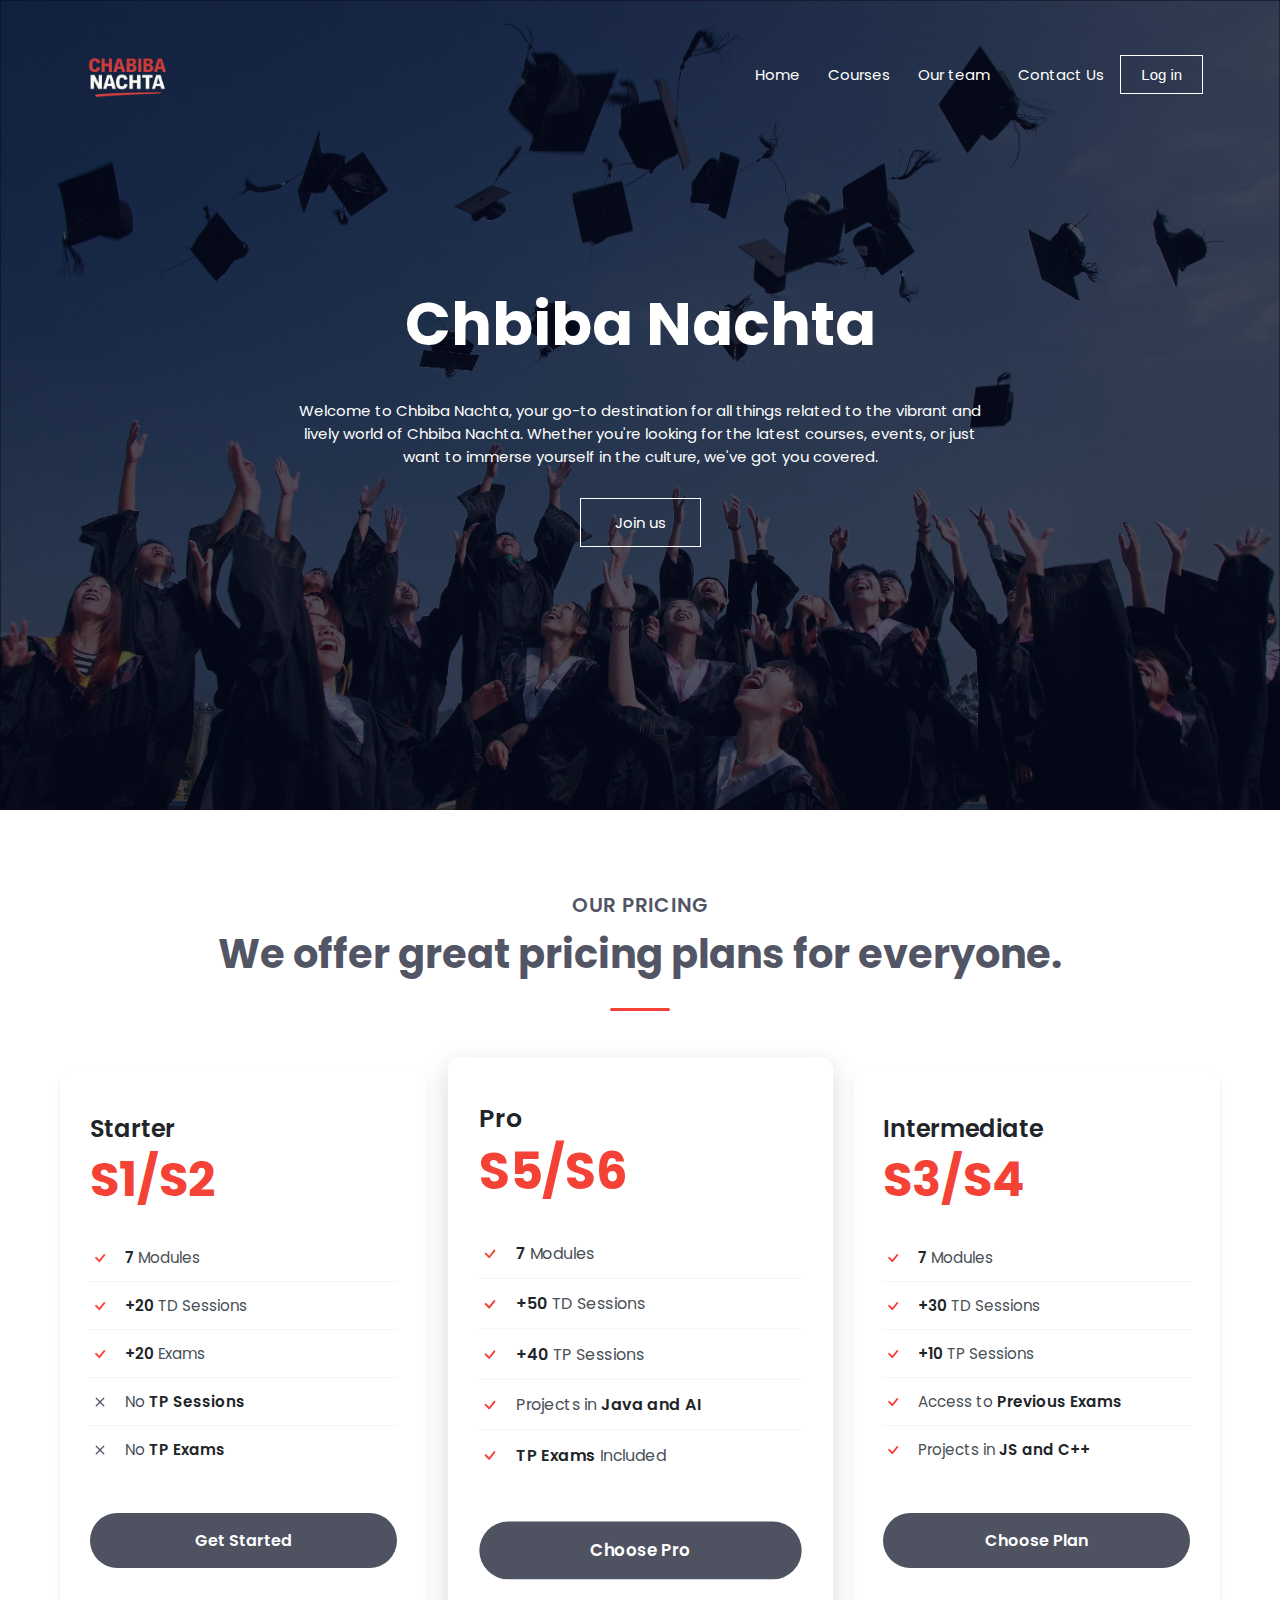
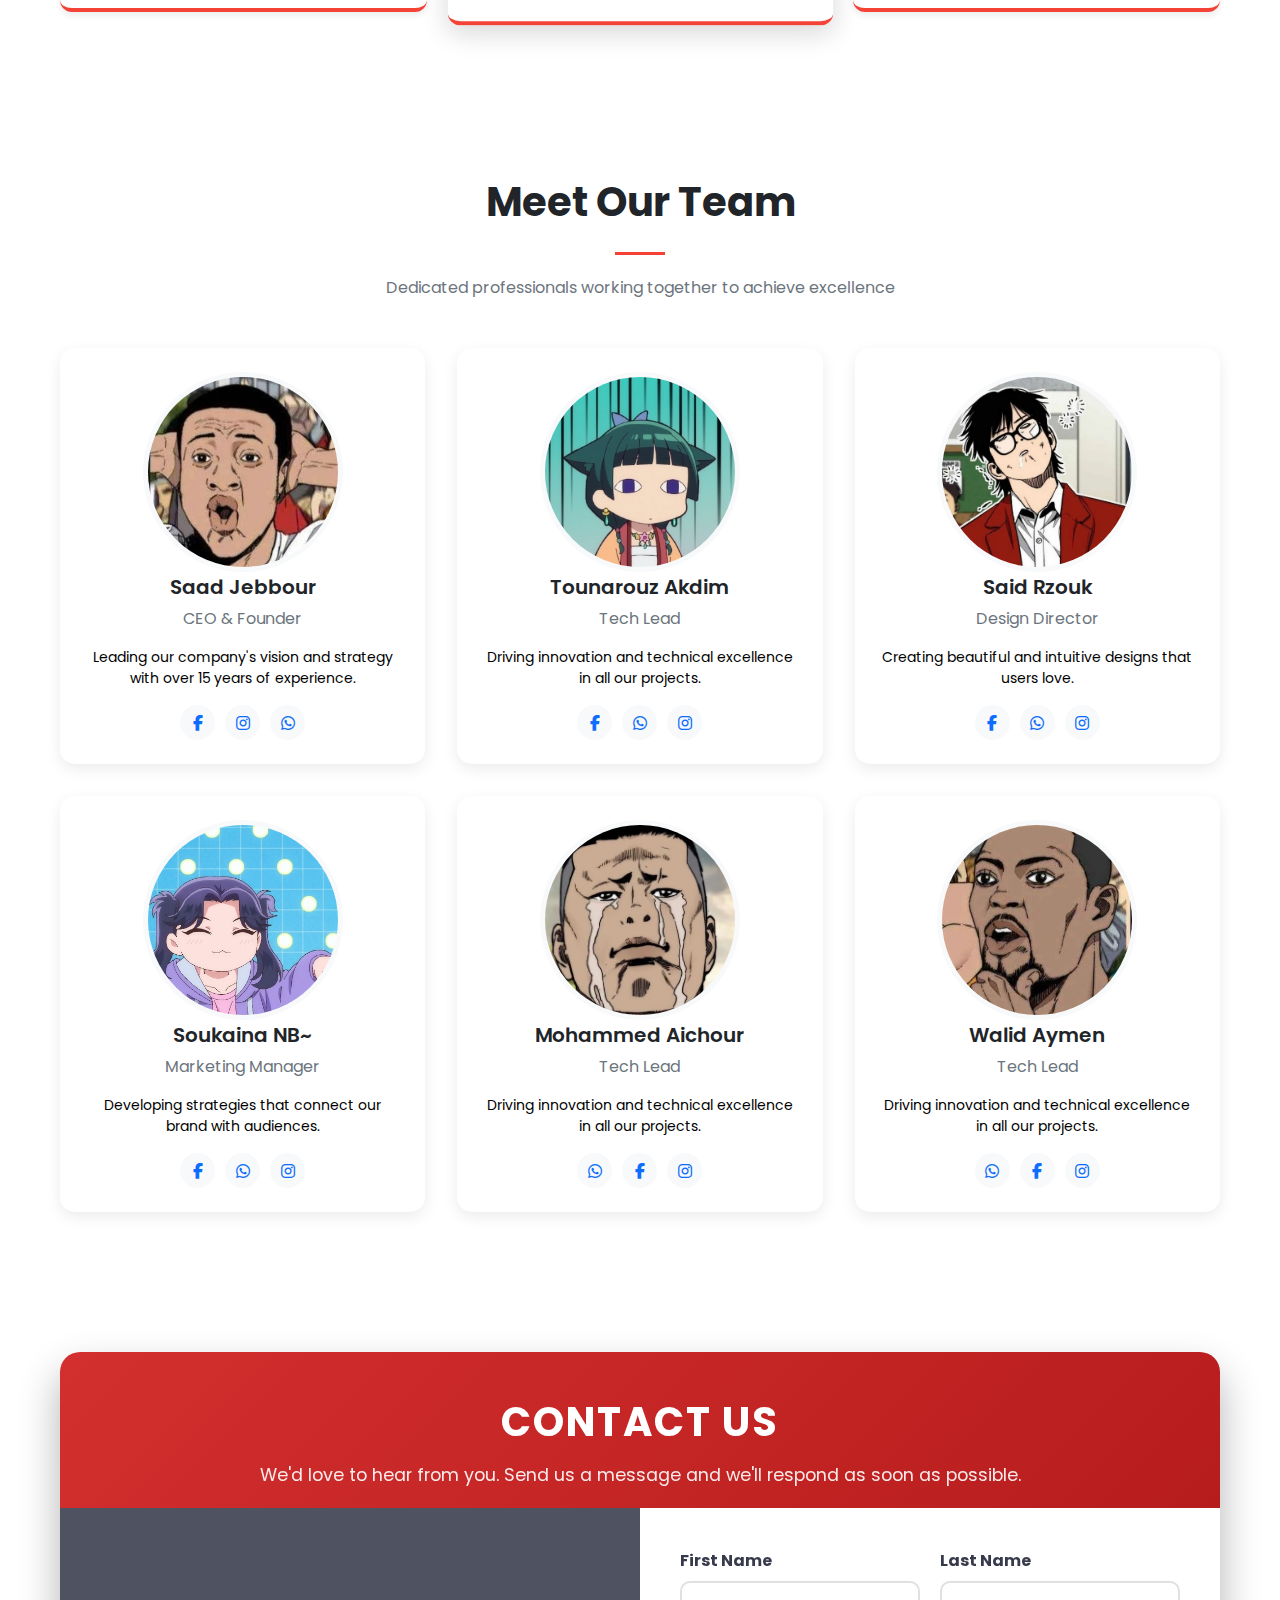
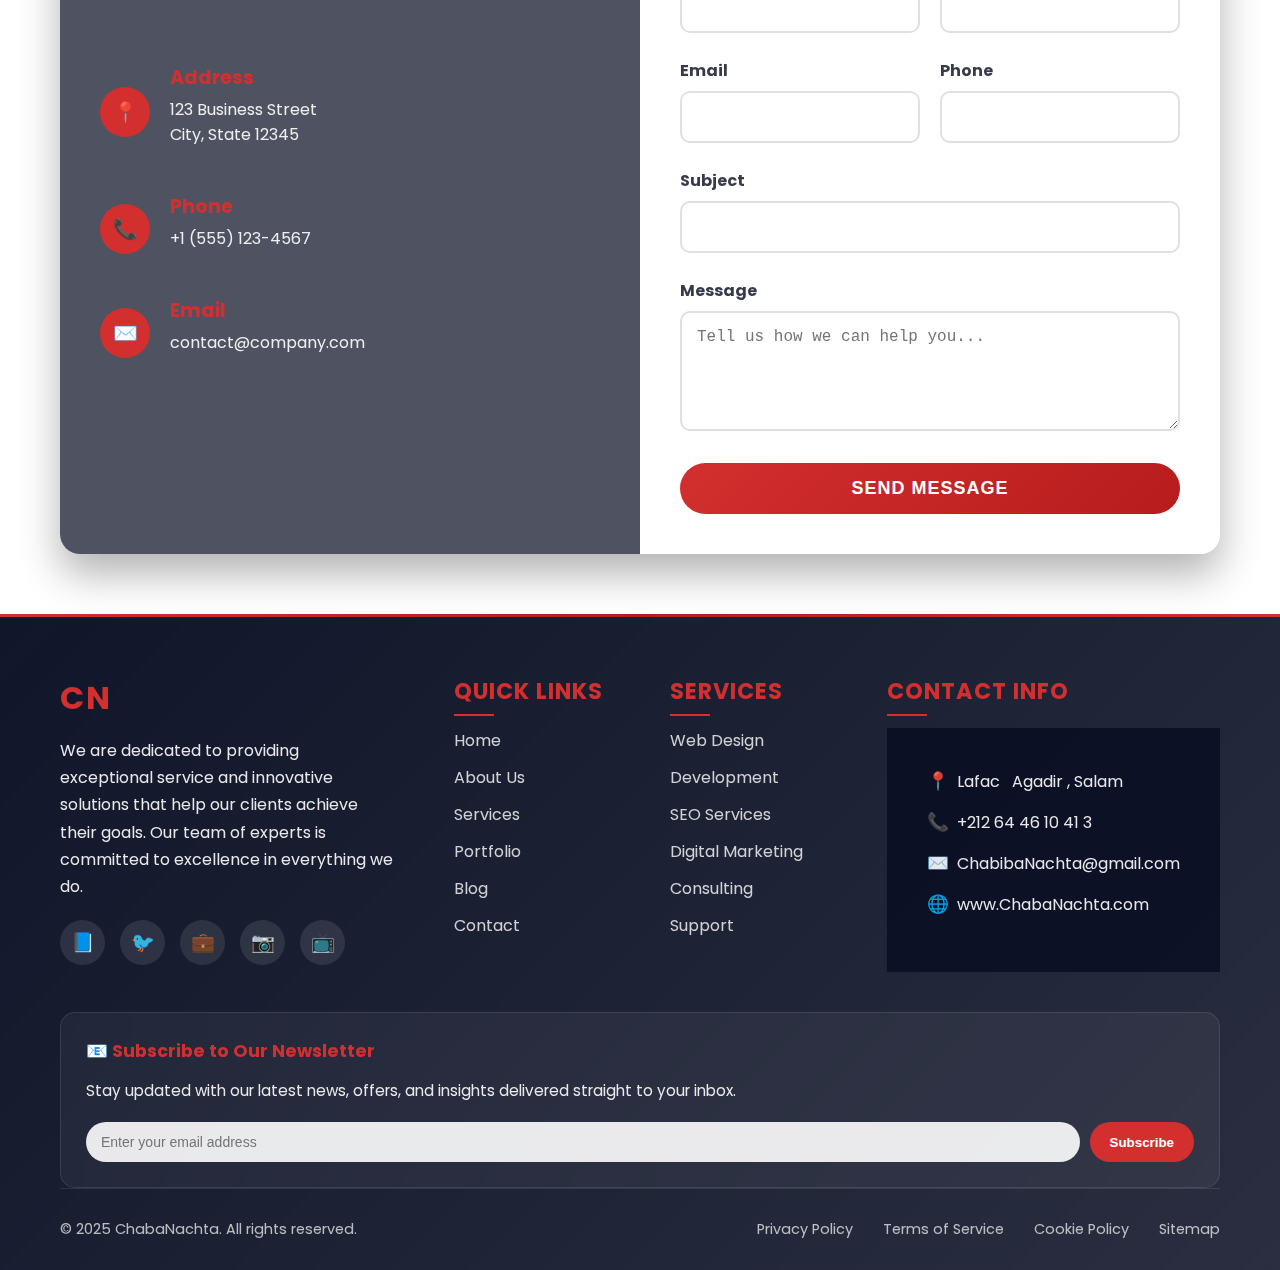
<file: index.html>
<!DOCTYPE html>
<html lang="en">
<head>
	<meta charset="UTF-8">
	<meta name="viewport" content="width=device-width, initial-scale=1.0">
	<link rel="stylesheet" href="style.css">
	<link href="https://cdn.jsdelivr.net/npm/bootstrap@5.0.2/dist/css/bootstrap.min.css" rel="stylesheet" integrity="sha384-EVSTQN3/azprG1Anm3QDgpJLIm9Nao0Yz1ztcQTwFspd3yD65VohhpuuCOmLASjC" crossorigin="anonymous">
	<link href="https://cdnjs.cloudflare.com/ajax/libs/font-awesome/6.4.2/css/all.min.css" rel="stylesheet">
	<script src="script.js" defer></script>
	<title>Chbiba Nachta</title>
</head>
<body>
	<div class="header">
		<nav>
		 <img src="images\logo1.png" class="logo"></img>
		 <div class="nav-links" id="navLinks">
		   <i class="fa-solid fa-square-xmark" onclick="hidemenu()"></i>
			<ul>
			 	<li><a href="#">Home</a></li>
			 	<li><a href="#pricing">Courses</a></li>
			 	<li><a href="#team">Our team</a></li>
			 	<li><a href="#contact">Contact Us</a></li>
			 	<a href="login.html"><button class="btn">Log in</button></a>
			 	<i class="ri-user-line nav__login" id="login-btn"></i>
			</ul>
		  </div>
		  <i class="fa-solid fa-bars" onclick="showmenu()"></i>
		</nav>
		<div class="text-box">
			<h1>Chbiba Nachta</h1>
			<p>Welcome to Chbiba Nachta, your go-to destination for all things related to the vibrant and lively world of Chbiba Nachta.
			Whether you're looking for the latest courses, events, or just want to immerse yourself in the culture, we've got you covered.</p>
			<a href="form.html" class="hero-btn">Join us</a>
		</div>
 	</div>

	<!--activities-->
	
	<section class="pricing-section" id="pricing">
        <div class="container">
            <div class="heade">
                <p class="heade-subtitle">Our Pricing</p>
                <h1 class="heade-title">We offer great pricing plans for everyone.</h1>
                <div class="heade-divider"></div>
            </div>

            <div class="pricing-grid">
                <!-- Starter Plan -->
                <div class="pricing-card">
                    <div class="card-body">
                        <h2 class="plan-name">Starter</h2>
                        <div class="plan-price">S1/S2</div>
                        
                        <ul class="features-list">
                            <li class="feature-item">
                                <svg class="feature-icon check" viewBox="0 0 16 16" fill="currentColor">
                                    <path d="M10.97 4.97a.75.75 0 0 1 1.07 1.05l-3.99 4.99a.75.75 0 0 1-1.08.02L4.324 8.384a.75.75 0 1 1 1.06-1.06l2.094 2.093 3.473-4.425a.267.267 0 0 1 .02-.022z"/>
                                </svg>
                                <span class="feature-text"><strong>7</strong> Modules</span>
                            </li>
                            <li class="feature-item">
                                <svg class="feature-icon check" viewBox="0 0 16 16" fill="currentColor">
                                    <path d="M10.97 4.97a.75.75 0 0 1 1.07 1.05l-3.99 4.99a.75.75 0 0 1-1.08.02L4.324 8.384a.75.75 0 1 1 1.06-1.06l2.094 2.093 3.473-4.425a.267.267 0 0 1 .02-.022z"/>
                                </svg>
                                <span class="feature-text"><strong>+20</strong> TD Sessions</span>
                            </li>
                            <li class="feature-item">
                                <svg class="feature-icon check" viewBox="0 0 16 16" fill="currentColor">
                                    <path d="M10.97 4.97a.75.75 0 0 1 1.07 1.05l-3.99 4.99a.75.75 0 0 1-1.08.02L4.324 8.384a.75.75 0 1 1 1.06-1.06l2.094 2.093 3.473-4.425a.267.267 0 0 1 .02-.022z"/>
                                </svg>
                                <span class="feature-text"><strong>+20</strong> Exams</span>
                            </li>
                            <li class="feature-item">
                                <svg class="feature-icon cross" viewBox="0 0 16 16" fill="currentColor">
                                    <path d="M4.646 4.646a.5.5 0 0 1 .708 0L8 7.293l2.646-2.647a.5.5 0 0 1 .708.708L8.707 8l2.647 2.646a.5.5 0 0 1-.708.708L8 8.707l-2.646 2.647a.5.5 0 0 1-.708-.708L7.293 8 4.646 5.354a.5.5 0 0 1 0-.708z"/>
                                </svg>
                                <span class="feature-text">No <strong>TP Sessions</strong></span>
                            </li>
                            <li class="feature-item">
                                <svg class="feature-icon cross" viewBox="0 0 16 16" fill="currentColor">
                                    <path d="M4.646 4.646a.5.5 0 0 1 .708 0L8 7.293l2.646-2.647a.5.5 0 0 1 .708.708L8.707 8l2.647 2.646a.5.5 0 0 1-.708.708L8 8.707l-2.646 2.647a.5.5 0 0 1-.708-.708L7.293 8 4.646 5.354a.5.5 0 0 1 0-.708z"/>
                                </svg>
                                <span class="feature-text no">No <strong>TP Exams</strong></span>
                            </li>
                        </ul>
                        
                        <a href="1st_Year.html" class="cta-button">Get Started</a>
                    </div>
                </div>

                <!-- Pro Plan (Featured) -->
                <div class="pricing-card featured">
                    <div class="card-body">
                        <h2 class="plan-name">Pro</h2>
                        <div class="plan-price">S5/S6</div>
                        
                        <ul class="features-list">
                            <li class="feature-item">
                                <svg class="feature-icon check" viewBox="0 0 16 16" fill="currentColor">
                                    <path d="M10.97 4.97a.75.75 0 0 1 1.07 1.05l-3.99 4.99a.75.75 0 0 1-1.08.02L4.324 8.384a.75.75 0 1 1 1.06-1.06l2.094 2.093 3.473-4.425a.267.267 0 0 1 .02-.022z"/>
                                </svg>
                                <span class="feature-text"><strong>7</strong> Modules</span>
                            </li>
                            <li class="feature-item">
                                <svg class="feature-icon check" viewBox="0 0 16 16" fill="currentColor">
                                    <path d="M10.97 4.97a.75.75 0 0 1 1.07 1.05l-3.99 4.99a.75.75 0 0 1-1.08.02L4.324 8.384a.75.75 0 1 1 1.06-1.06l2.094 2.093 3.473-4.425a.267.267 0 0 1 .02-.022z"/>
                                </svg>
                                <span class="feature-text"><strong>+50</strong> TD Sessions</span>
                            </li>
                            <li class="feature-item">
                                <svg class="feature-icon check" viewBox="0 0 16 16" fill="currentColor">
                                    <path d="M10.97 4.97a.75.75 0 0 1 1.07 1.05l-3.99 4.99a.75.75 0 0 1-1.08.02L4.324 8.384a.75.75 0 1 1 1.06-1.06l2.094 2.093 3.473-4.425a.267.267 0 0 1 .02-.022z"/>
                                </svg>
                                <span class="feature-text"><strong>+40</strong> TP Sessions</span>
                            </li>
                            <li class="feature-item">
                                <svg class="feature-icon check" viewBox="0 0 16 16" fill="currentColor">
                                    <path d="M10.97 4.97a.75.75 0 0 1 1.07 1.05l-3.99 4.99a.75.75 0 0 1-1.08.02L4.324 8.384a.75.75 0 1 1 1.06-1.06l2.094 2.093 3.473-4.425a.267.267 0 0 1 .02-.022z"/>
                                </svg>
                                <span class="feature-text">Projects in <strong>Java and AI</strong></span>
                            </li>
                            <li class="feature-item">
                                <svg class="feature-icon check" viewBox="0 0 16 16" fill="currentColor">
                                    <path d="M10.97 4.97a.75.75 0 0 1 1.07 1.05l-3.99 4.99a.75.75 0 0 1-1.08.02L4.324 8.384a.75.75 0 1 1 1.06-1.06l2.094 2.093 3.473-4.425a.267.267 0 0 1 .02-.022z"/>
                                </svg>
                                <span class="feature-text"><strong>TP Exams</strong> Included</span>
                            </li>
                        </ul>
                        <a href="" class="cta-button">Choose Pro</a>
                    </div>
                </div>

                <!-- Intermediate Plan -->
                <div class="pricing-card">
                    <div class="card-body">
                        <h2 class="plan-name">Intermediate</h2>
                        <div class="plan-price">S3/S4</div>
                        
                        <ul class="features-list">
                            <li class="feature-item">
                                <svg class="feature-icon check" viewBox="0 0 16 16" fill="currentColor">
                                    <path d="M10.97 4.97a.75.75 0 0 1 1.07 1.05l-3.99 4.99a.75.75 0 0 1-1.08.02L4.324 8.384a.75.75 0 1 1 1.06-1.06l2.094 2.093 3.473-4.425a.267.267 0 0 1 .02-.022z"/>
                                </svg>
                                <span class="feature-text"><strong>7</strong> Modules</span>
                            </li>
                            <li class="feature-item">
                                <svg class="feature-icon check" viewBox="0 0 16 16" fill="currentColor">
                                    <path d="M10.97 4.97a.75.75 0 0 1 1.07 1.05l-3.99 4.99a.75.75 0 0 1-1.08.02L4.324 8.384a.75.75 0 1 1 1.06-1.06l2.094 2.093 3.473-4.425a.267.267 0 0 1 .02-.022z"/>
                                </svg>
                                <span class="feature-text"><strong>+30</strong> TD Sessions</span>
                            </li>
                            <li class="feature-item">
                                <svg class="feature-icon check" viewBox="0 0 16 16" fill="currentColor">
                                    <path d="M10.97 4.97a.75.75 0 0 1 1.07 1.05l-3.99 4.99a.75.75 0 0 1-1.08.02L4.324 8.384a.75.75 0 1 1 1.06-1.06l2.094 2.093 3.473-4.425a.267.267 0 0 1 .02-.022z"/>
                                </svg>
                                <span class="feature-text"><strong>+10</strong> TP Sessions</span>
                            </li>
                            <li class="feature-item">
                                <svg class="feature-icon check" viewBox="0 0 16 16" fill="currentColor">
                                    <path d="M10.97 4.97a.75.75 0 0 1 1.07 1.05l-3.99 4.99a.75.75 0 0 1-1.08.02L4.324 8.384a.75.75 0 1 1 1.06-1.06l2.094 2.093 3.473-4.425a.267.267 0 0 1 .02-.022z"/>
                                </svg>
                                <span class="feature-text">Access to <strong>Previous Exams</strong></span>
                            </li>
                            <li class="feature-item">
                                <svg class="feature-icon check" viewBox="0 0 16 16" fill="currentColor">
                                    <path d="M10.97 4.97a.75.75 0 0 1 1.07 1.05l-3.99 4.99a.75.75 0 0 1-1.08.02L4.324 8.384a.75.75 0 1 1 1.06-1.06l2.094 2.093 3.473-4.425a.267.267 0 0 1 .02-.022z"/>
                                </svg>
                                <span class="feature-text">Projects in <strong>JS and C++</strong></span>
                            </li>
                        </ul>
                        
                        <a href="2nd_year.html" class="cta-button">Choose Plan</a>
                    </div>
                </div>
            </div>
        </div>
    </section>
	<!--Our team-->

	<section class="py-5" id="team">
        <div class="container">
            <!-- Section Header -->
            <div class="row text-center mb-5">
                <div class="col-12">
                    <h2 class="section-title">Meet Our Team</h2>
                    <p class="text-muted">Dedicated professionals working together to achieve excellence</p>
                </div>
            </div>

            <!-- Team Members -->
            <div class="team-grid">
                <!-- Team Member 1 -->
                <div class="team-member text-center p-4">
                    <img src="images\wind.jpg" alt="Team Member 1" class="mb-4">
                    <h5 class="mb-1">Saad Jebbour</h5>
                    <p class="text-muted mb-3">CEO & Founder</p>
                    <p class="small mb-3">Leading our company's vision and strategy with over 15 years of experience.</p>
                    <div class="social-links">
                        <a href="https://www.facebook.com/?locale=fr_FR" aria-label="LinkedIn"><i class="fab fa-facebook-f"></i></a>
                        <a href="https://www.instagram.com/" aria-label="Twitter"><i class="fab fa-instagram"></i></a>
                        <a href="https://www.whatsapp.com/?lang=fr_FR" aria-label="Facebook"><i class="fab fa-whatsapp"></i></a>
                    </div>
                </div>

                <!-- Team Member 2 -->
                <div class="team-member text-center p-4">
                    <img src="images\mawmaw.jpg" alt="Team Member 2" class="mb-4">
                    <h5 class="mb-1">Tounarouz Akdim</h5>
                    <p class="text-muted mb-3">Tech Lead</p>
                    <p class="small mb-3">Driving innovation and technical excellence in all our projects.</p>
                    <div class="social-links">
                        <a href="https://www.facebook.com/?locale=fr_FR" aria-label="LinkedIn"><i class="fab fa-facebook-f"></i></a>
                        <a href="https://www.whatsapp.com/?lang=fr_FR" aria-label="GitHub"><i class="fab fa-whatsapp"></i></a>
                        <a href="https://www.instagram.com/" aria-label="Twitter"><i class="fab fa-instagram"></i></a>
                    </div>
                </div>

                <!-- Team Member 3 -->
                <div class="team-member text-center p-4">
                    <img src="images/jin.jpg" alt="Team Member 3" class="mb-4">
                    <h5 class="mb-1">Said Rzouk</h5>
                    <p class="text-muted mb-3">Design Director</p>
                    <p class="small mb-3">Creating beautiful and intuitive designs that users love.</p>
                    <div class="social-links">
                        <a href="https://www.facebook.com/?locale=fr_FR" aria-label="LinkedIn"><i class="fab fa-facebook-f"></i></a>
                        <a href="https://www.whatsapp.com/?lang=fr_FR" aria-label="Dribbble"><i class="fab fa-whatsapp"></i></a>
                        <a href="#" aria-label="Instagram"><i class="fab fa-instagram"></i></a>
                    </div>
                </div>

                <!-- Team Member 4 -->
                <div class="team-member text-center p-4">
                    <img src="images/blue.jpg" alt="Team Member 4" class="mb-4">
                    <h5 class="mb-1">Soukaina NB~</h5>
                    <p class="text-muted mb-3">Marketing Manager</p>
                    <p class="small mb-3">Developing strategies that connect our brand with audiences.</p>
                    <div class="social-links">
                        <a href="https://www.facebook.com/?locale=fr_FR" aria-label="LinkedIn"><i class="fab fa-facebook-f"></i></a>
                        <a href="https://www.whatsapp.com/?lang=fr_FR" aria-label="Twitter"><i class="fab fa-whatsapp"></i></a>
                        <a href="https://www.instagram.com/" aria-label="Instagram"><i class="fab fa-instagram"></i></a>
                    </div>
                </div>

				<!--Team Member 5 -->

				<div class="team-member text-center p-4">
                    <img src="images/monster.jpg" alt="Team Member 2" class="mb-4">
                    <h5 class="mb-1">Mohammed Aichour</h5>
                    <p class="text-muted mb-3">Tech Lead</p>
                    <p class="small mb-3">Driving innovation and technical excellence in all our projects.</p>
                    <div class="social-links">
                        <a href="https://www.whatsapp.com/?lang=fr_FR" aria-label="LinkedIn"><i class="fab fa-whatsapp"></i></a>
                        <a href="https://www.facebook.com/?locale=fr_FR" aria-label="GitHub"><i class="fab fa-facebook-f"></i></a>
                        <a href="https://www.instagram.com/" aria-label="Twitter"><i class="fab fa-instagram"></i></a>
                    </div>
                </div>

				<!--Team Member 6-->

				<div class="team-member text-center p-4">
                    <img src="images/breaker.jpg" alt="Team Member 2" class="mb-4">
                    <h5 class="mb-1">Walid Aymen</h5>
                    <p class="text-muted mb-3">Tech Lead</p>
                    <p class="small mb-3">Driving innovation and technical excellence in all our projects.</p>
                    <div class="social-links">
                        <a href="https://www.whatsapp.com/?lang=fr_FR" aria-label="LinkedIn"><i class="fab fa-whatsapp"></i></a>
                        <a href="https://www.facebook.com/?locale=fr_FR" aria-label="GitHub"><i class="fab fa-facebook-f"></i></a>
                        <a href="https://www.instagram.com/" aria-label="Twitter"><i class="fab fa-instagram"></i></a>
                    </div>
                </div>
            </div>
        </div>
    </section>

	<!--Contact Us -->

	<section class="contact-section" id="contact">
        <div class="contact-container">
            <div class="contact-header">
                <h2>Contact Us</h2>
                <p>We'd love to hear from you. Send us a message and we'll respond as soon as possible.</p>
            </div>
            
            <div class="contact-content">
                <div class="contact-info">
                    <div class="info-item">
                        <div class="info-icon">📍</div>
                        <div class="info-text">
                            <h4>Address</h4>
                            <p>123 Business Street<br>City, State 12345</p>
                        </div>
                    </div>
                    
                    <div class="info-item">
                        <div class="info-icon">📞</div>
                        <div class="info-text">
                            <h4>Phone</h4>
                            <p>+1 (555) 123-4567</p>
                        </div>
                    </div>
                    
                    <div class="info-item">
                        <div class="info-icon">✉️</div>
                        <div class="info-text">
                            <h4>Email</h4>
                            <p>contact@company.com</p>
                        </div>
                    </div>
                </div>
                
                <div class="contact-form">
                    <form>
                        <div class="form-row">
                            <div class="form-group">
                                <label for="firstName">First Name</label>
                                <input type="text" id="firstName" name="firstName" required>
                            </div>
                            <div class="form-group">
                                <label for="lastName">Last Name</label>
                                <input type="text" id="lastName" name="lastName" required>
                            </div>
                        </div>
                        
                        <div class="form-row">
                            <div class="form-group">
                                <label for="email">Email</label>
                                <input type="email" id="email" name="email" required>
                            </div>
                            <div class="form-group">
                                <label for="phone">Phone</label>
                                <input type="tel" id="phone" name="phone">
                            </div>
                        </div>
                        
                        <div class="form-group">
                            <label for="subject">Subject</label>
                            <input type="text" id="subject" name="subject" required>
                        </div>
                        
                        <div class="form-group">
                            <label for="message">Message</label>
                            <textarea id="message" name="message" placeholder="Tell us how we can help you..." required></textarea>
                        </div>
                        
                        <button type="submit" class="submit-btn">Send Message</button>
                    </form>
                </div>
            </div>
        </div>
    </section>

    <!--footer section-->

	<footer class="footer">
        <div class="footer-content">
            <div class="footer-main">
                <!-- Company Info -->
                <div class="footer-section company-info">
                    <div class="company-logo">CN</div>
                    <p>We are dedicated to providing exceptional service and innovative solutions that help our clients achieve their goals. Our team of experts is committed to excellence in everything we do.</p>
                    <div class="social-media">
                        <a href="#" class="social-link" aria-label="Facebook">📘</a>
                        <a href="#" class="social-link" aria-label="Twitter">🐦</a>
                        <a href="#" class="social-link" aria-label="LinkedIn">💼</a>
                        <a href="#" class="social-link" aria-label="Instagram">📷</a>
                        <a href="#" class="social-link" aria-label="YouTube">📺</a>
                    </div>
                </div>

                <!-- Quick Links -->
                <div class="footer-section">
                    <h3>Quick Links</h3>
                    <ul class="footer-links">
                        <li><a href="#home">Home</a></li>
                        <li><a href="#about">About Us</a></li>
                        <li><a href="#services">Services</a></li>
                        <li><a href="#portfolio">Portfolio</a></li>
                        <li><a href="#blog">Blog</a></li>
                        <li><a href="#contact">Contact</a></li>
                    </ul>
                </div>

                <!-- Services -->
                <div class="footer-section">
                    <h3>Services</h3>
                    <ul class="footer-links">
                        <li><a href="#web-design">Web Design</a></li>
                        <li><a href="#development">Development</a></li>
                        <li><a href="#seo">SEO Services</a></li>
                        <li><a href="#marketing">Digital Marketing</a></li>
                        <li><a href="#consulting">Consulting</a></li>
                        <li><a href="#support">Support</a></li>
                    </ul>
                </div>

                <!-- Contact Info -->
                <div class="footer-section">
                    <h3>Contact Info</h3>
                    <div class="contact-info">
                        <p><span class="icon">📍</span>Lafac &nbsp;&nbsp;Agadir , Salam</p>
                        <p><span class="icon">📞</span>+212 64 46 10 41 3</p>
                        <p><span class="icon">✉️</span>ChabibaNachta@gmail.com</p>
                        <p><span class="icon">🌐</span>www.ChabaNachta.com</p>
                    </div>
                </div>
            </div>

            <!-- Newsletter -->
            <div class="newsletter">
                <h4>📧 Subscribe to Our Newsletter</h4>
                <p>Stay updated with our latest news, offers, and insights delivered straight to your inbox.</p>
                <form class="newsletter-form">
                    <input type="email" placeholder="Enter your email address" required>
                    <button type="submit">Subscribe</button>
                </form>
            </div>

            <!-- Footer Bottom -->
            <div class="footer-bottom">
                <p>&copy; 2025 ChabaNachta. All rights reserved.</p>
                <div class="footer-bottom-links">
                    <a href="#privacy">Privacy Policy</a>
                    <a href="#terms">Terms of Service</a>
                    <a href="#cookies">Cookie Policy</a>
                    <a href="#sitemap">Sitemap</a>
                </div>
            </div>
        </div>
    </footer>

</body>

</html>
</file>
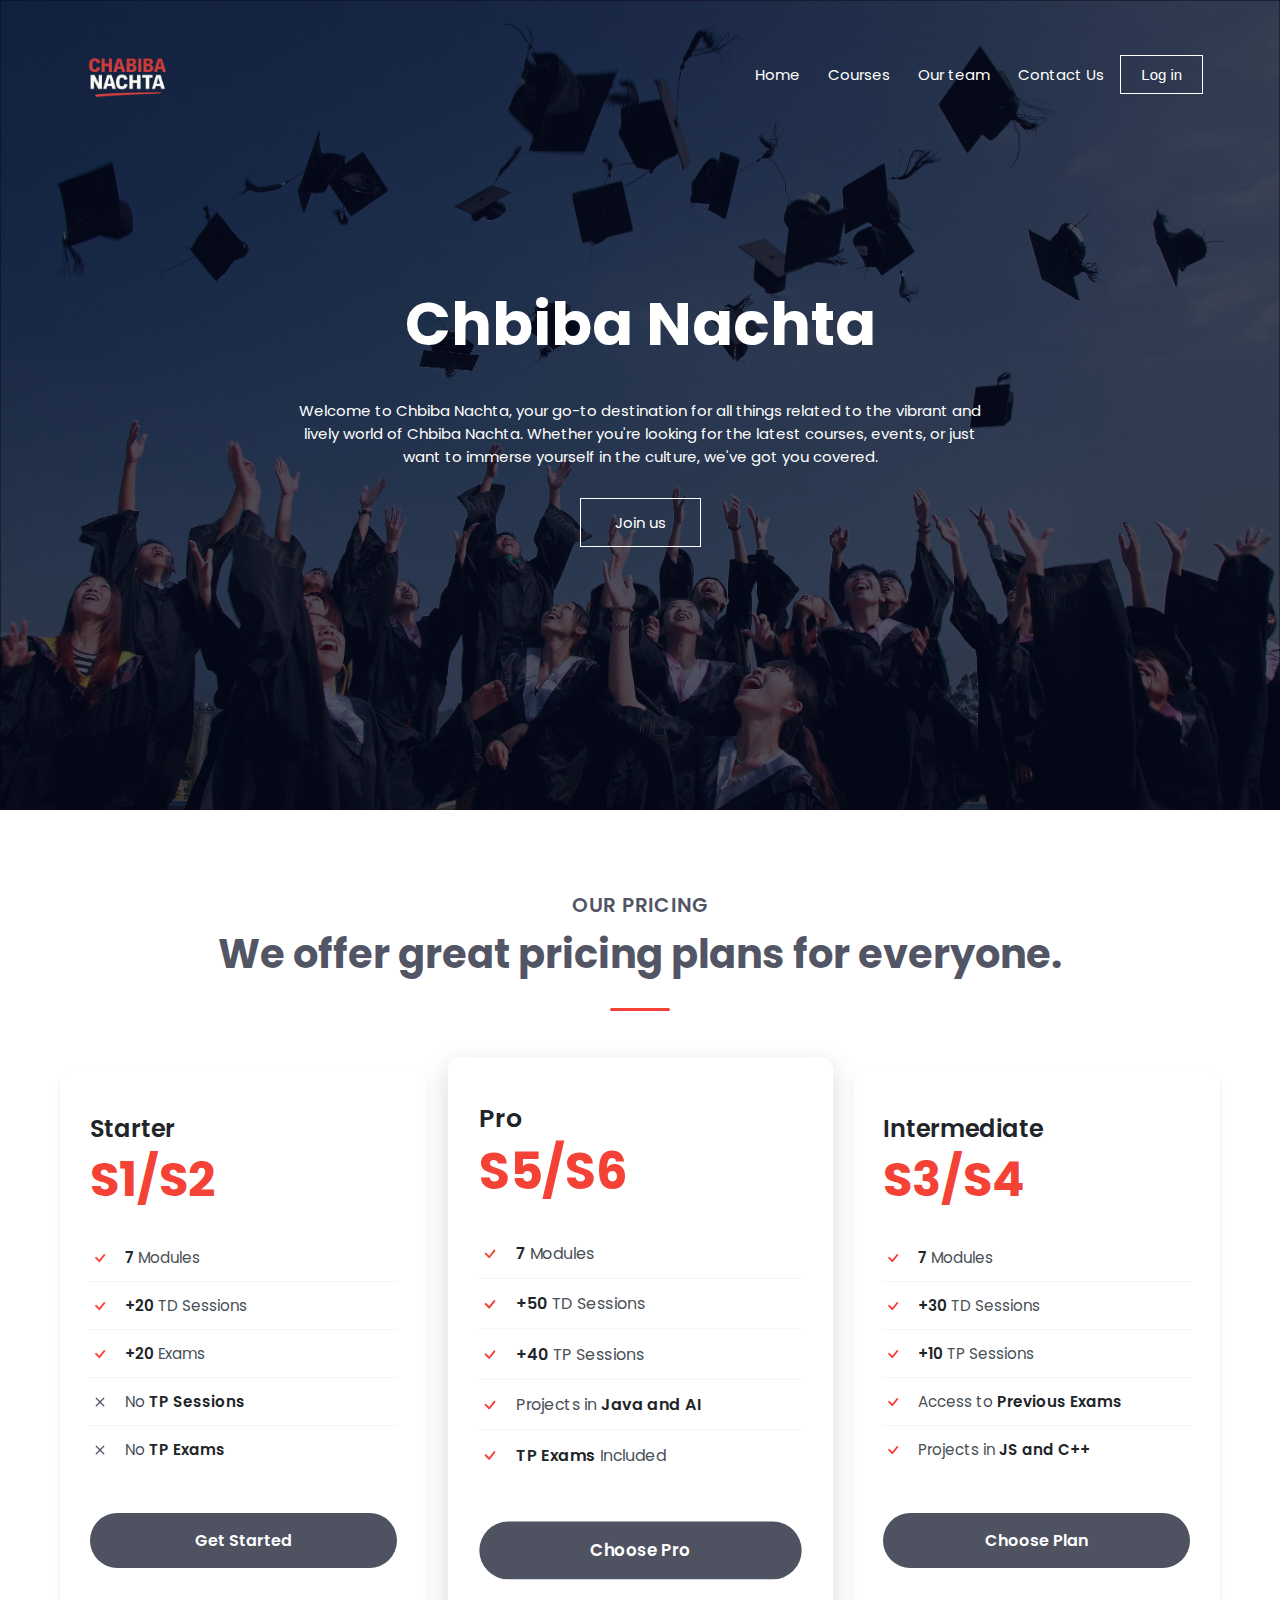
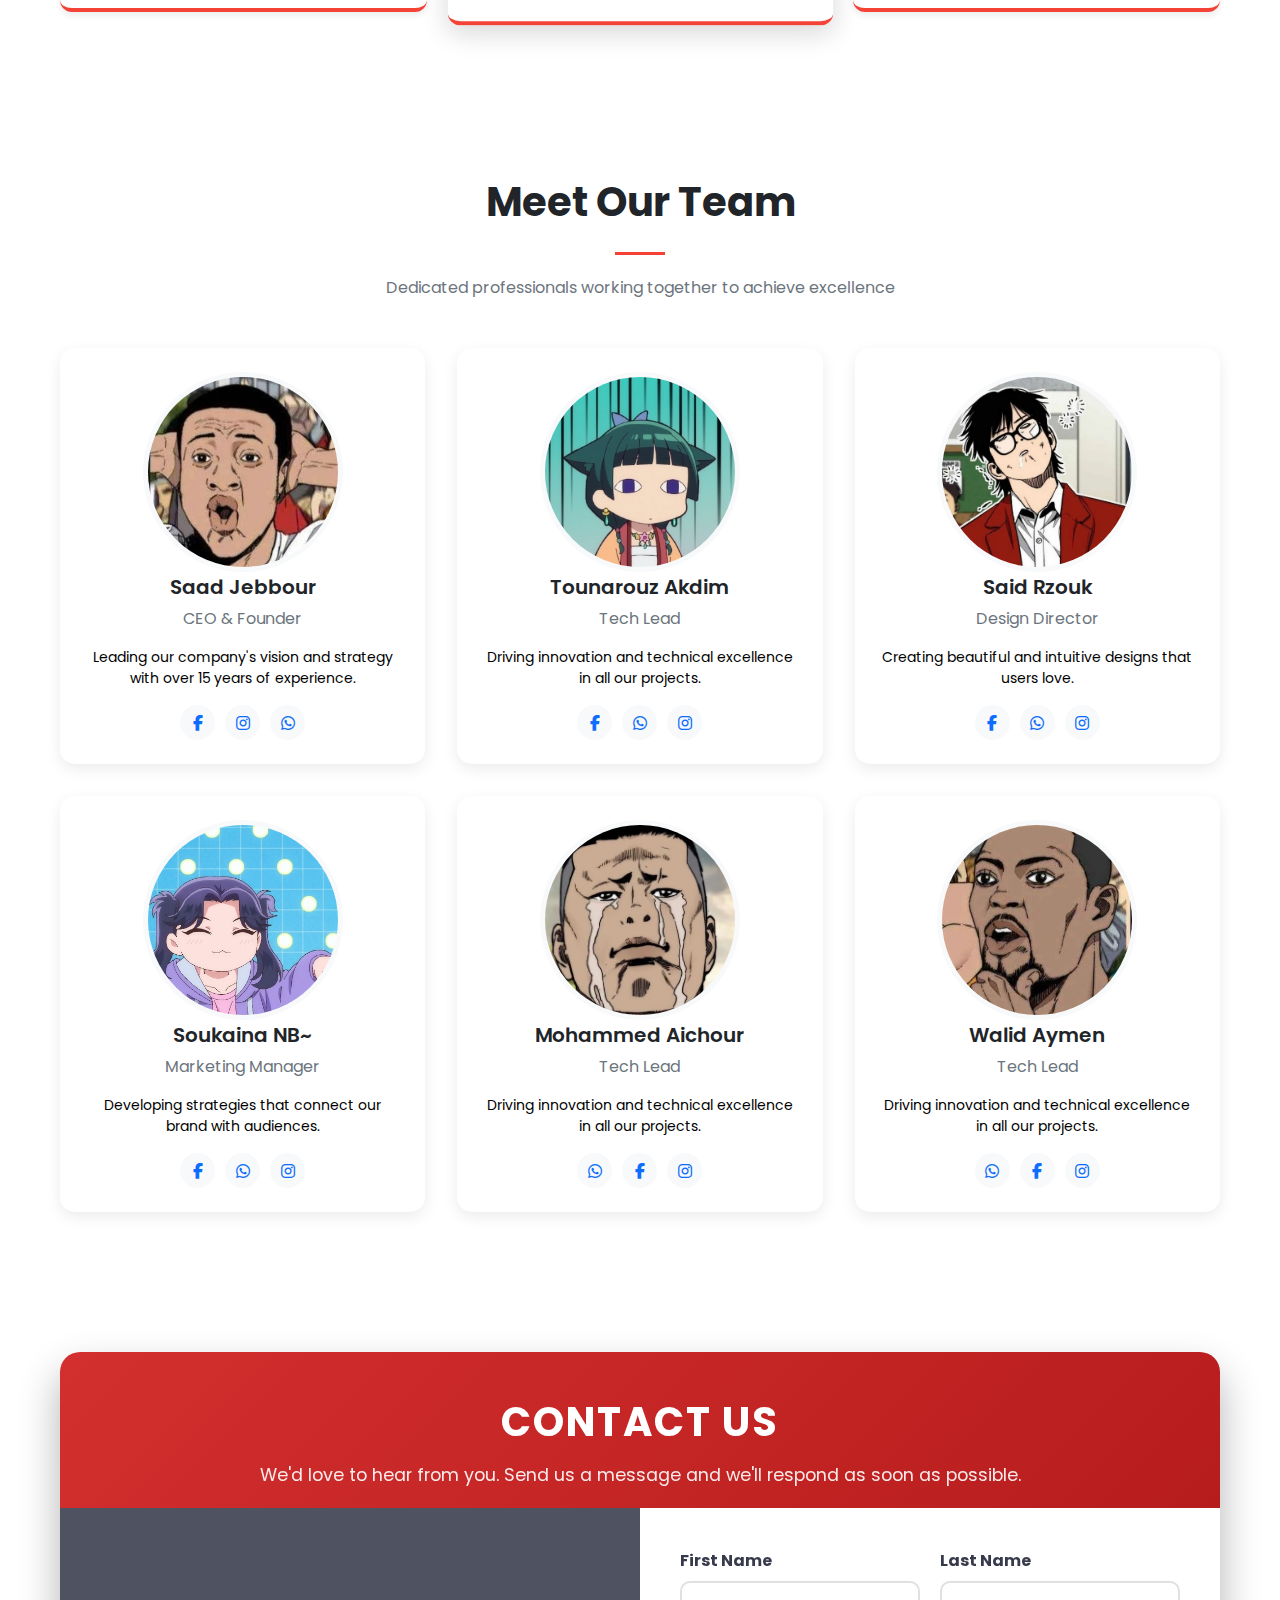
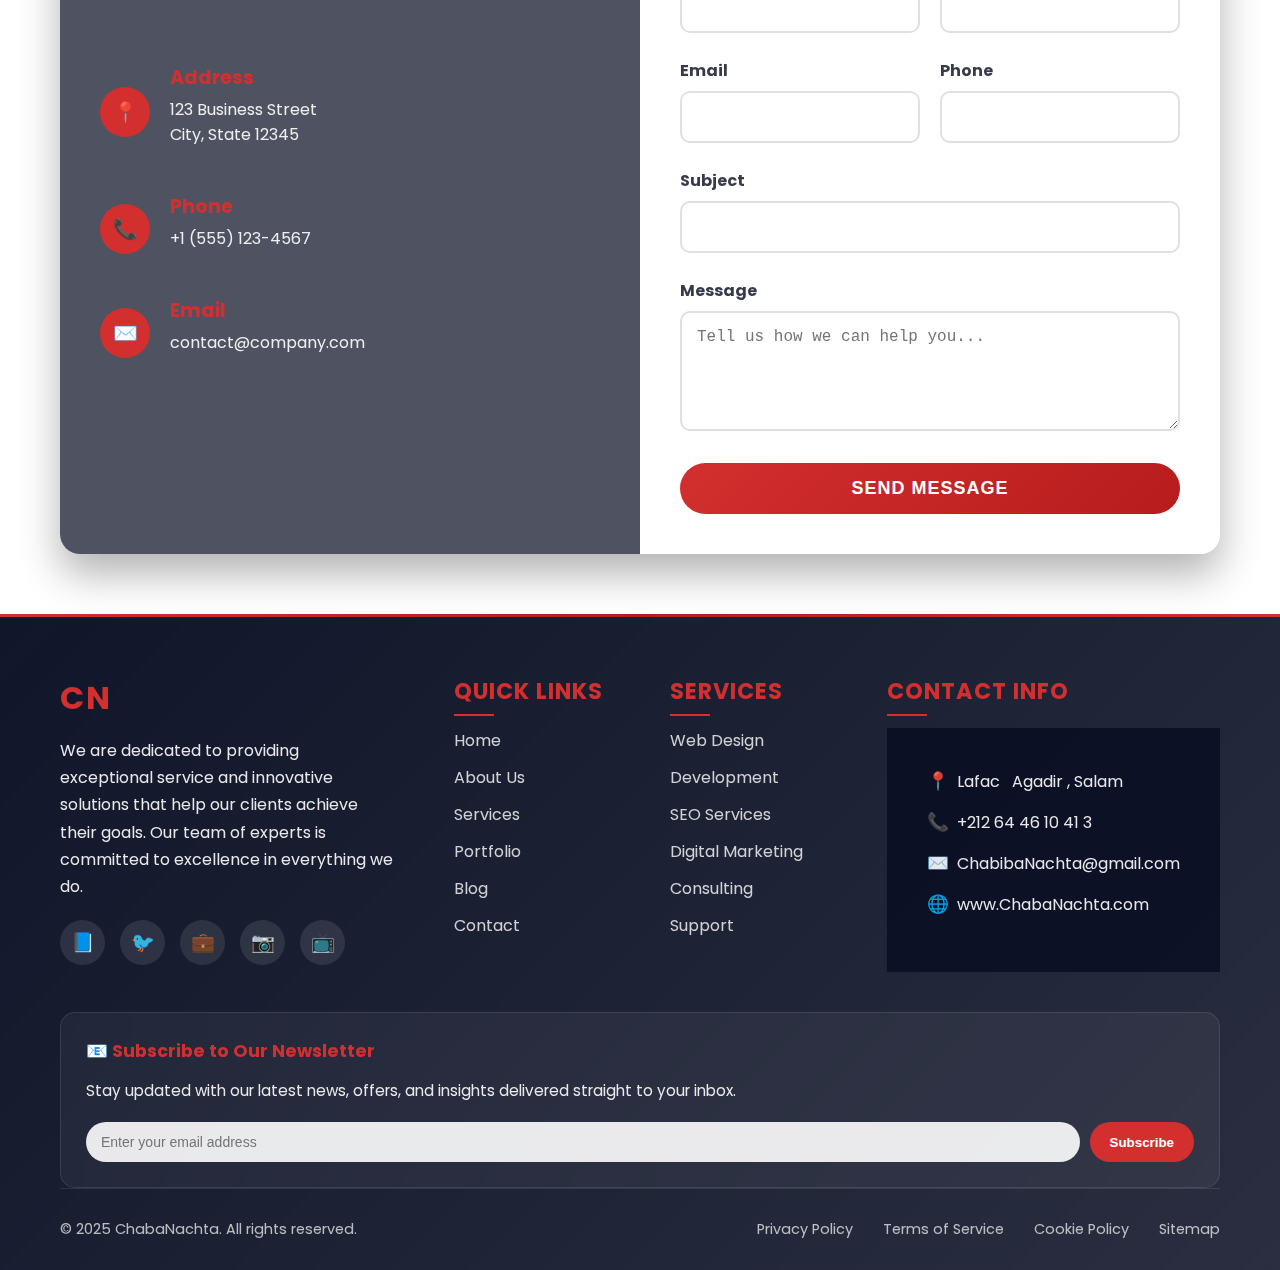
<file: chabiba nachta/index.html>
<!DOCTYPE html>
<html lang="en">
<head>
	<meta charset="UTF-8">
	<meta name="viewport" content="width=device-width, initial-scale=1.0">
	<link rel="stylesheet" href="style.css">
	<link href="https://cdn.jsdelivr.net/npm/bootstrap@5.0.2/dist/css/bootstrap.min.css" rel="stylesheet" integrity="sha384-EVSTQN3/azprG1Anm3QDgpJLIm9Nao0Yz1ztcQTwFspd3yD65VohhpuuCOmLASjC" crossorigin="anonymous">
	<link href="https://cdnjs.cloudflare.com/ajax/libs/font-awesome/6.4.2/css/all.min.css" rel="stylesheet">
	<script src="script.js" defer></script>
	<title>Chbiba Nachta</title>
</head>
<body>
	<div class="header">
		<nav>
		 <img src="images\logo1.png" class="logo"></img>
		 <div class="nav-links" id="navLinks">
		   <i class="fa-solid fa-square-xmark" onclick="hidemenu()"></i>
			<ul>
			 	<li><a href="#">Home</a></li>
			 	<li><a href="#course">Courses</a></li>
			 	<li><a href="#pricing">Our team</a></li>
			 	<li><a href="form.html">Contact Us</a></li>
			 	<a href="login.html"><button class="btn">Log in</button></a>
			 	<i class="ri-user-line nav__login" id="login-btn"></i>
			</ul>
		  </div>
		  <i class="fa-solid fa-bars" onclick="showmenu()"></i>
		</nav>
		<div class="text-box">
			<h1>Chbiba Nachta</h1>
			<p>Welcome to Chbiba Nachta, your go-to destination for all things related to the vibrant and lively world of Chbiba Nachta.
			Whether you're looking for the latest courses, events, or just want to immerse yourself in the culture, we've got you covered.</p>
			<a href="form.html" class="hero-btn">Join us</a>
		</div>
 	</div>

	<!--activities-->
	
	<section class="pricing-section">
        <div class="container">
            <div class="heade">
                <p class="heade-subtitle">Our Pricing</p>
                <h1 class="heade-title">We offer great pricing plans for everyone.</h1>
                <div class="heade-divider"></div>
            </div>

            <div class="pricing-grid">
                <!-- Starter Plan -->
                <div class="pricing-card">
                    <div class="card-body">
                        <h2 class="plan-name">Starter</h2>
                        <div class="plan-price">S1/S2</div>
                        
                        <ul class="features-list">
                            <li class="feature-item">
                                <svg class="feature-icon check" viewBox="0 0 16 16" fill="currentColor">
                                    <path d="M10.97 4.97a.75.75 0 0 1 1.07 1.05l-3.99 4.99a.75.75 0 0 1-1.08.02L4.324 8.384a.75.75 0 1 1 1.06-1.06l2.094 2.093 3.473-4.425a.267.267 0 0 1 .02-.022z"/>
                                </svg>
                                <span class="feature-text"><strong>7</strong> Modules</span>
                            </li>
                            <li class="feature-item">
                                <svg class="feature-icon check" viewBox="0 0 16 16" fill="currentColor">
                                    <path d="M10.97 4.97a.75.75 0 0 1 1.07 1.05l-3.99 4.99a.75.75 0 0 1-1.08.02L4.324 8.384a.75.75 0 1 1 1.06-1.06l2.094 2.093 3.473-4.425a.267.267 0 0 1 .02-.022z"/>
                                </svg>
                                <span class="feature-text"><strong>+20</strong> TD Sessions</span>
                            </li>
                            <li class="feature-item">
                                <svg class="feature-icon check" viewBox="0 0 16 16" fill="currentColor">
                                    <path d="M10.97 4.97a.75.75 0 0 1 1.07 1.05l-3.99 4.99a.75.75 0 0 1-1.08.02L4.324 8.384a.75.75 0 1 1 1.06-1.06l2.094 2.093 3.473-4.425a.267.267 0 0 1 .02-.022z"/>
                                </svg>
                                <span class="feature-text"><strong>+20</strong> Exams</span>
                            </li>
                            <li class="feature-item">
                                <svg class="feature-icon cross" viewBox="0 0 16 16" fill="currentColor">
                                    <path d="M4.646 4.646a.5.5 0 0 1 .708 0L8 7.293l2.646-2.647a.5.5 0 0 1 .708.708L8.707 8l2.647 2.646a.5.5 0 0 1-.708.708L8 8.707l-2.646 2.647a.5.5 0 0 1-.708-.708L7.293 8 4.646 5.354a.5.5 0 0 1 0-.708z"/>
                                </svg>
                                <span class="feature-text">No <strong>TP Sessions</strong></span>
                            </li>
                            <li class="feature-item">
                                <svg class="feature-icon cross" viewBox="0 0 16 16" fill="currentColor">
                                    <path d="M4.646 4.646a.5.5 0 0 1 .708 0L8 7.293l2.646-2.647a.5.5 0 0 1 .708.708L8.707 8l2.647 2.646a.5.5 0 0 1-.708.708L8 8.707l-2.646 2.647a.5.5 0 0 1-.708-.708L7.293 8 4.646 5.354a.5.5 0 0 1 0-.708z"/>
                                </svg>
                                <span class="feature-text no">No <strong>TP Exams</strong></span>
                            </li>
                        </ul>
                        
                        <a href="1st_Year.html" class="cta-button">Get Started</a>
                    </div>
                </div>

                <!-- Pro Plan (Featured) -->
                <div class="pricing-card featured">
                    <div class="card-body">
                        <h2 class="plan-name">Pro</h2>
                        <div class="plan-price">S5/S6</div>
                        
                        <ul class="features-list">
                            <li class="feature-item">
                                <svg class="feature-icon check" viewBox="0 0 16 16" fill="currentColor">
                                    <path d="M10.97 4.97a.75.75 0 0 1 1.07 1.05l-3.99 4.99a.75.75 0 0 1-1.08.02L4.324 8.384a.75.75 0 1 1 1.06-1.06l2.094 2.093 3.473-4.425a.267.267 0 0 1 .02-.022z"/>
                                </svg>
                                <span class="feature-text"><strong>7</strong> Modules</span>
                            </li>
                            <li class="feature-item">
                                <svg class="feature-icon check" viewBox="0 0 16 16" fill="currentColor">
                                    <path d="M10.97 4.97a.75.75 0 0 1 1.07 1.05l-3.99 4.99a.75.75 0 0 1-1.08.02L4.324 8.384a.75.75 0 1 1 1.06-1.06l2.094 2.093 3.473-4.425a.267.267 0 0 1 .02-.022z"/>
                                </svg>
                                <span class="feature-text"><strong>+50</strong> TD Sessions</span>
                            </li>
                            <li class="feature-item">
                                <svg class="feature-icon check" viewBox="0 0 16 16" fill="currentColor">
                                    <path d="M10.97 4.97a.75.75 0 0 1 1.07 1.05l-3.99 4.99a.75.75 0 0 1-1.08.02L4.324 8.384a.75.75 0 1 1 1.06-1.06l2.094 2.093 3.473-4.425a.267.267 0 0 1 .02-.022z"/>
                                </svg>
                                <span class="feature-text"><strong>+40</strong> TP Sessions</span>
                            </li>
                            <li class="feature-item">
                                <svg class="feature-icon check" viewBox="0 0 16 16" fill="currentColor">
                                    <path d="M10.97 4.97a.75.75 0 0 1 1.07 1.05l-3.99 4.99a.75.75 0 0 1-1.08.02L4.324 8.384a.75.75 0 1 1 1.06-1.06l2.094 2.093 3.473-4.425a.267.267 0 0 1 .02-.022z"/>
                                </svg>
                                <span class="feature-text">Projects in <strong>Java and AI</strong></span>
                            </li>
                            <li class="feature-item">
                                <svg class="feature-icon check" viewBox="0 0 16 16" fill="currentColor">
                                    <path d="M10.97 4.97a.75.75 0 0 1 1.07 1.05l-3.99 4.99a.75.75 0 0 1-1.08.02L4.324 8.384a.75.75 0 1 1 1.06-1.06l2.094 2.093 3.473-4.425a.267.267 0 0 1 .02-.022z"/>
                                </svg>
                                <span class="feature-text"><strong>TP Exams</strong> Included</span>
                            </li>
                        </ul>
                        <a href="" class="cta-button">Choose Pro</a>
                    </div>
                </div>

                <!-- Intermediate Plan -->
                <div class="pricing-card">
                    <div class="card-body">
                        <h2 class="plan-name">Intermediate</h2>
                        <div class="plan-price">S3/S4</div>
                        
                        <ul class="features-list">
                            <li class="feature-item">
                                <svg class="feature-icon check" viewBox="0 0 16 16" fill="currentColor">
                                    <path d="M10.97 4.97a.75.75 0 0 1 1.07 1.05l-3.99 4.99a.75.75 0 0 1-1.08.02L4.324 8.384a.75.75 0 1 1 1.06-1.06l2.094 2.093 3.473-4.425a.267.267 0 0 1 .02-.022z"/>
                                </svg>
                                <span class="feature-text"><strong>7</strong> Modules</span>
                            </li>
                            <li class="feature-item">
                                <svg class="feature-icon check" viewBox="0 0 16 16" fill="currentColor">
                                    <path d="M10.97 4.97a.75.75 0 0 1 1.07 1.05l-3.99 4.99a.75.75 0 0 1-1.08.02L4.324 8.384a.75.75 0 1 1 1.06-1.06l2.094 2.093 3.473-4.425a.267.267 0 0 1 .02-.022z"/>
                                </svg>
                                <span class="feature-text"><strong>+30</strong> TD Sessions</span>
                            </li>
                            <li class="feature-item">
                                <svg class="feature-icon check" viewBox="0 0 16 16" fill="currentColor">
                                    <path d="M10.97 4.97a.75.75 0 0 1 1.07 1.05l-3.99 4.99a.75.75 0 0 1-1.08.02L4.324 8.384a.75.75 0 1 1 1.06-1.06l2.094 2.093 3.473-4.425a.267.267 0 0 1 .02-.022z"/>
                                </svg>
                                <span class="feature-text"><strong>+10</strong> TP Sessions</span>
                            </li>
                            <li class="feature-item">
                                <svg class="feature-icon check" viewBox="0 0 16 16" fill="currentColor">
                                    <path d="M10.97 4.97a.75.75 0 0 1 1.07 1.05l-3.99 4.99a.75.75 0 0 1-1.08.02L4.324 8.384a.75.75 0 1 1 1.06-1.06l2.094 2.093 3.473-4.425a.267.267 0 0 1 .02-.022z"/>
                                </svg>
                                <span class="feature-text">Access to <strong>Previous Exams</strong></span>
                            </li>
                            <li class="feature-item">
                                <svg class="feature-icon check" viewBox="0 0 16 16" fill="currentColor">
                                    <path d="M10.97 4.97a.75.75 0 0 1 1.07 1.05l-3.99 4.99a.75.75 0 0 1-1.08.02L4.324 8.384a.75.75 0 1 1 1.06-1.06l2.094 2.093 3.473-4.425a.267.267 0 0 1 .02-.022z"/>
                                </svg>
                                <span class="feature-text">Projects in <strong>JS and C++</strong></span>
                            </li>
                        </ul>
                        
                        <a href="2nd_year.html" class="cta-button">Choose Plan</a>
                    </div>
                </div>
            </div>
        </div>
    </section>
	<!--Our team-->

	<section class="py-5">
        <div class="container">
            <!-- Section Header -->
            <div class="row text-center mb-5">
                <div class="col-12">
                    <h2 class="section-title">Meet Our Team</h2>
                    <p class="text-muted">Dedicated professionals working together to achieve excellence</p>
                </div>
            </div>

            <!-- Team Members -->
            <div class="team-grid">
                <!-- Team Member 1 -->
                <div class="team-member text-center p-4">
                    <img src="images\wind.jpg" alt="Team Member 1" class="mb-4">
                    <h5 class="mb-1">Saad Jebbour</h5>
                    <p class="text-muted mb-3">CEO & Founder</p>
                    <p class="small mb-3">Leading our company's vision and strategy with over 15 years of experience.</p>
                    <div class="social-links">
                        <a href="https://www.facebook.com/?locale=fr_FR" aria-label="LinkedIn"><i class="fab fa-facebook-f"></i></a>
                        <a href="https://www.instagram.com/" aria-label="Twitter"><i class="fab fa-instagram"></i></a>
                        <a href="https://www.whatsapp.com/?lang=fr_FR" aria-label="Facebook"><i class="fab fa-whatsapp"></i></a>
                    </div>
                </div>

                <!-- Team Member 2 -->
                <div class="team-member text-center p-4">
                    <img src="images\mawmaw.jpg" alt="Team Member 2" class="mb-4">
                    <h5 class="mb-1">Tounarouz Akdim</h5>
                    <p class="text-muted mb-3">Tech Lead</p>
                    <p class="small mb-3">Driving innovation and technical excellence in all our projects.</p>
                    <div class="social-links">
                        <a href="https://www.facebook.com/?locale=fr_FR" aria-label="LinkedIn"><i class="fab fa-facebook-f"></i></a>
                        <a href="https://www.whatsapp.com/?lang=fr_FR" aria-label="GitHub"><i class="fab fa-whatsapp"></i></a>
                        <a href="https://www.instagram.com/" aria-label="Twitter"><i class="fab fa-instagram"></i></a>
                    </div>
                </div>

                <!-- Team Member 3 -->
                <div class="team-member text-center p-4">
                    <img src="images/jin.jpg" alt="Team Member 3" class="mb-4">
                    <h5 class="mb-1">Said Rzouk</h5>
                    <p class="text-muted mb-3">Design Director</p>
                    <p class="small mb-3">Creating beautiful and intuitive designs that users love.</p>
                    <div class="social-links">
                        <a href="https://www.facebook.com/?locale=fr_FR" aria-label="LinkedIn"><i class="fab fa-facebook-f"></i></a>
                        <a href="https://www.whatsapp.com/?lang=fr_FR" aria-label="Dribbble"><i class="fab fa-whatsapp"></i></a>
                        <a href="#" aria-label="Instagram"><i class="fab fa-instagram"></i></a>
                    </div>
                </div>

                <!-- Team Member 4 -->
                <div class="team-member text-center p-4">
                    <img src="images/blue.jpg" alt="Team Member 4" class="mb-4">
                    <h5 class="mb-1">Soukaina NB~</h5>
                    <p class="text-muted mb-3">Marketing Manager</p>
                    <p class="small mb-3">Developing strategies that connect our brand with audiences.</p>
                    <div class="social-links">
                        <a href="https://www.facebook.com/?locale=fr_FR" aria-label="LinkedIn"><i class="fab fa-facebook-f"></i></a>
                        <a href="https://www.whatsapp.com/?lang=fr_FR" aria-label="Twitter"><i class="fab fa-whatsapp"></i></a>
                        <a href="https://www.instagram.com/" aria-label="Instagram"><i class="fab fa-instagram"></i></a>
                    </div>
                </div>

				<!--Team Member 5 -->

				<div class="team-member text-center p-4">
                    <img src="images/monster.jpg" alt="Team Member 2" class="mb-4">
                    <h5 class="mb-1">Mohammed Aichour</h5>
                    <p class="text-muted mb-3">Tech Lead</p>
                    <p class="small mb-3">Driving innovation and technical excellence in all our projects.</p>
                    <div class="social-links">
                        <a href="https://www.whatsapp.com/?lang=fr_FR" aria-label="LinkedIn"><i class="fab fa-whatsapp"></i></a>
                        <a href="https://www.facebook.com/?locale=fr_FR" aria-label="GitHub"><i class="fab fa-facebook-f"></i></a>
                        <a href="https://www.instagram.com/" aria-label="Twitter"><i class="fab fa-instagram"></i></a>
                    </div>
                </div>

				<!--Team Member 6-->

				<div class="team-member text-center p-4">
                    <img src="images/breaker.jpg" alt="Team Member 2" class="mb-4">
                    <h5 class="mb-1">Walid Aymen</h5>
                    <p class="text-muted mb-3">Tech Lead</p>
                    <p class="small mb-3">Driving innovation and technical excellence in all our projects.</p>
                    <div class="social-links">
                        <a href="https://www.whatsapp.com/?lang=fr_FR" aria-label="LinkedIn"><i class="fab fa-whatsapp"></i></a>
                        <a href="https://www.facebook.com/?locale=fr_FR" aria-label="GitHub"><i class="fab fa-facebook-f"></i></a>
                        <a href="https://www.instagram.com/" aria-label="Twitter"><i class="fab fa-instagram"></i></a>
                    </div>
                </div>
            </div>
        </div>
    </section>

	<!--Contact Us -->

	<section class="contact-section">
        <div class="contact-container">
            <div class="contact-header">
                <h2>Contact Us</h2>
                <p>We'd love to hear from you. Send us a message and we'll respond as soon as possible.</p>
            </div>
            
            <div class="contact-content">
                <div class="contact-info">
                    <div class="info-item">
                        <div class="info-icon">📍</div>
                        <div class="info-text">
                            <h4>Address</h4>
                            <p>123 Business Street<br>City, State 12345</p>
                        </div>
                    </div>
                    
                    <div class="info-item">
                        <div class="info-icon">📞</div>
                        <div class="info-text">
                            <h4>Phone</h4>
                            <p>+1 (555) 123-4567</p>
                        </div>
                    </div>
                    
                    <div class="info-item">
                        <div class="info-icon">✉️</div>
                        <div class="info-text">
                            <h4>Email</h4>
                            <p>contact@company.com</p>
                        </div>
                    </div>
                </div>
                
                <div class="contact-form">
                    <form>
                        <div class="form-row">
                            <div class="form-group">
                                <label for="firstName">First Name</label>
                                <input type="text" id="firstName" name="firstName" required>
                            </div>
                            <div class="form-group">
                                <label for="lastName">Last Name</label>
                                <input type="text" id="lastName" name="lastName" required>
                            </div>
                        </div>
                        
                        <div class="form-row">
                            <div class="form-group">
                                <label for="email">Email</label>
                                <input type="email" id="email" name="email" required>
                            </div>
                            <div class="form-group">
                                <label for="phone">Phone</label>
                                <input type="tel" id="phone" name="phone">
                            </div>
                        </div>
                        
                        <div class="form-group">
                            <label for="subject">Subject</label>
                            <input type="text" id="subject" name="subject" required>
                        </div>
                        
                        <div class="form-group">
                            <label for="message">Message</label>
                            <textarea id="message" name="message" placeholder="Tell us how we can help you..." required></textarea>
                        </div>
                        
                        <button type="submit" class="submit-btn">Send Message</button>
                    </form>
                </div>
            </div>
        </div>
    </section>

    <!--footer section-->

	<footer class="footer">
        <div class="footer-content">
            <div class="footer-main">
                <!-- Company Info -->
                <div class="footer-section company-info">
                    <div class="company-logo">CN</div>
                    <p>We are dedicated to providing exceptional service and innovative solutions that help our clients achieve their goals. Our team of experts is committed to excellence in everything we do.</p>
                    <div class="social-media">
                        <a href="#" class="social-link" aria-label="Facebook">📘</a>
                        <a href="#" class="social-link" aria-label="Twitter">🐦</a>
                        <a href="#" class="social-link" aria-label="LinkedIn">💼</a>
                        <a href="#" class="social-link" aria-label="Instagram">📷</a>
                        <a href="#" class="social-link" aria-label="YouTube">📺</a>
                    </div>
                </div>

                <!-- Quick Links -->
                <div class="footer-section">
                    <h3>Quick Links</h3>
                    <ul class="footer-links">
                        <li><a href="#home">Home</a></li>
                        <li><a href="#about">About Us</a></li>
                        <li><a href="#services">Services</a></li>
                        <li><a href="#portfolio">Portfolio</a></li>
                        <li><a href="#blog">Blog</a></li>
                        <li><a href="#contact">Contact</a></li>
                    </ul>
                </div>

                <!-- Services -->
                <div class="footer-section">
                    <h3>Services</h3>
                    <ul class="footer-links">
                        <li><a href="#web-design">Web Design</a></li>
                        <li><a href="#development">Development</a></li>
                        <li><a href="#seo">SEO Services</a></li>
                        <li><a href="#marketing">Digital Marketing</a></li>
                        <li><a href="#consulting">Consulting</a></li>
                        <li><a href="#support">Support</a></li>
                    </ul>
                </div>

                <!-- Contact Info -->
                <div class="footer-section">
                    <h3>Contact Info</h3>
                    <div class="contact-info">
                        <p><span class="icon">📍</span>Lafac &nbsp;&nbsp;Agadir , Salam</p>
                        <p><span class="icon">📞</span>+212 64 46 10 41 3</p>
                        <p><span class="icon">✉️</span>ChabibaNachta@gmail.com</p>
                        <p><span class="icon">🌐</span>www.ChabaNachta.com</p>
                    </div>
                </div>
            </div>

            <!-- Newsletter -->
            <div class="newsletter">
                <h4>📧 Subscribe to Our Newsletter</h4>
                <p>Stay updated with our latest news, offers, and insights delivered straight to your inbox.</p>
                <form class="newsletter-form">
                    <input type="email" placeholder="Enter your email address" required>
                    <button type="submit">Subscribe</button>
                </form>
            </div>

            <!-- Footer Bottom -->
            <div class="footer-bottom">
                <p>&copy; 2025 ChabaNachta. All rights reserved.</p>
                <div class="footer-bottom-links">
                    <a href="#privacy">Privacy Policy</a>
                    <a href="#terms">Terms of Service</a>
                    <a href="#cookies">Cookie Policy</a>
                    <a href="#sitemap">Sitemap</a>
                </div>
            </div>
        </div>
    </footer>

</body>

</html>
</file>
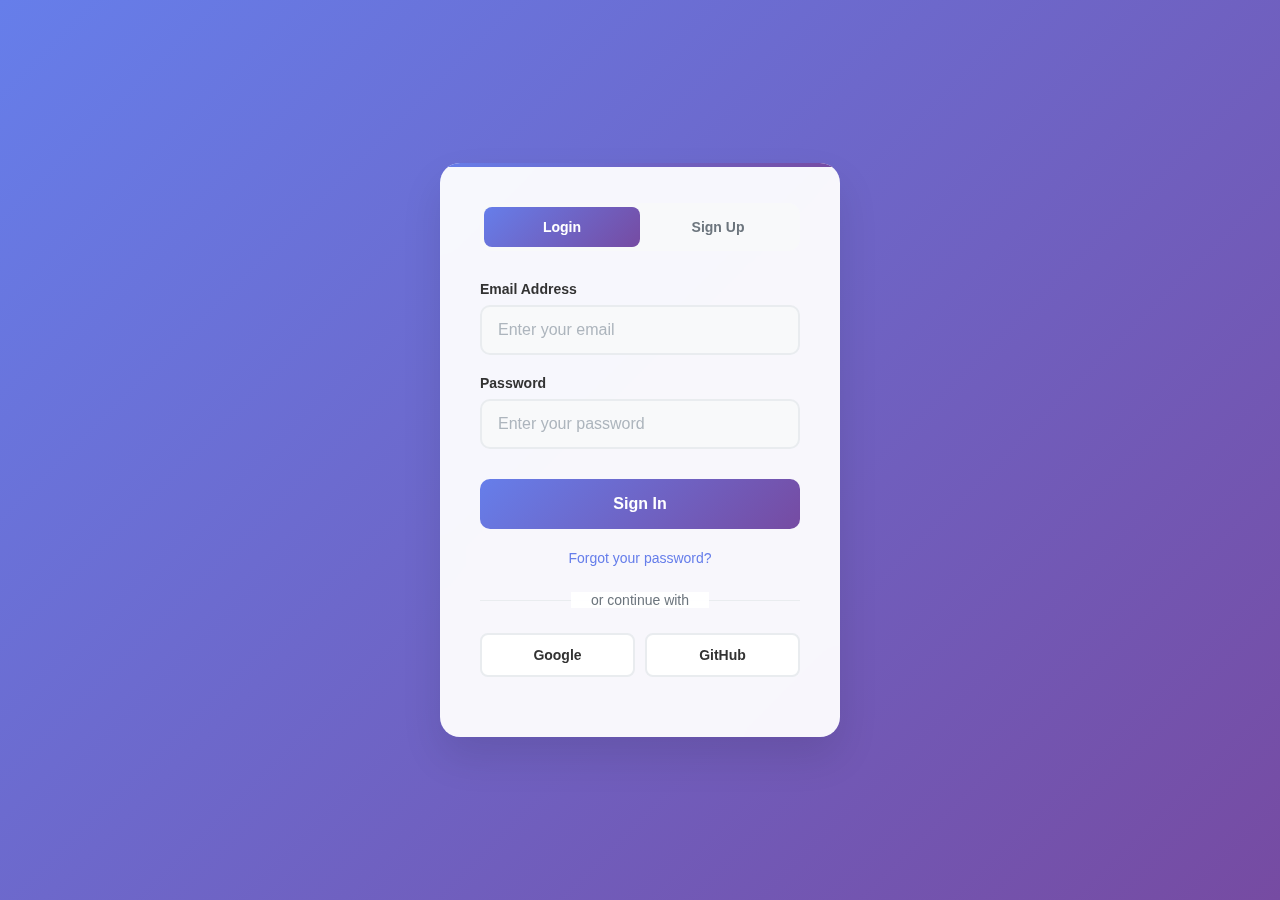
<file: login.html>
<!DOCTYPE html>
<html lang="en">
<head>
    <meta charset="UTF-8">
    <meta name="viewport" content="width=device-width, initial-scale=1.0">
    <title>Welcome - Login & Sign Up</title>
    <style>
        * {
            margin: 0;
            padding: 0;
            box-sizing: border-box;
        }

        body {
            font-family: 'Segoe UI', Tahoma, Geneva, Verdana, sans-serif;
            background: linear-gradient(135deg, #667eea 0%, #764ba2 100%);
            min-height: 100vh;
            display: flex;
            align-items: center;
            justify-content: center;
            padding: 20px;
        }

        .container {
            background: rgba(255, 255, 255, 0.95);
            backdrop-filter: blur(10px);
            border-radius: 20px;
            box-shadow: 0 20px 40px rgba(0, 0, 0, 0.1);
            width: 100%;
            max-width: 400px;
            padding: 40px;
            position: relative;
            overflow: hidden;
        }

        .container::before {
            content: '';
            position: absolute;
            top: 0;
            left: 0;
            right: 0;
            height: 4px;
            background: linear-gradient(90deg, #667eea, #764ba2);
        }

        .toggle-buttons {
            display: flex;
            background: #f8f9fa;
            border-radius: 12px;
            padding: 4px;
            margin-bottom: 30px;
            position: relative;
        }

        .toggle-btn {
            flex: 1;
            padding: 12px;
            background: transparent;
            border: none;
            border-radius: 8px;
            cursor: pointer;
            font-size: 14px;
            font-weight: 600;
            transition: all 0.3s ease;
            color: #6c757d;
            position: relative;
            z-index: 2;
        }

        .toggle-btn.active {
            color: white;
        }

        .toggle-slider {
            position: absolute;
            top: 4px;
            left: 4px;
            width: calc(50% - 4px);
            height: calc(100% - 8px);
            background: linear-gradient(135deg, #667eea, #764ba2);
            border-radius: 8px;
            transition: transform 0.3s ease;
            z-index: 1;
        }

        .toggle-slider.signup {
            transform: translateX(100%);
        }

        .form-container {
            position: relative;
        }

        .form {
            display: none;
            animation: slideIn 0.5s ease-out;
        }

        .form.active {
            display: block;
        }

        @keyframes slideIn {
            from {
                opacity: 0;
                transform: translateY(20px);
            }
            to {
                opacity: 1;
                transform: translateY(0);
            }
        }

        .form-group {
            margin-bottom: 20px;
        }

        .form-group label {
            display: block;
            margin-bottom: 8px;
            font-weight: 600;
            color: #333;
            font-size: 14px;
        }

        .form-group input {
            width: 100%;
            padding: 14px 16px;
            border: 2px solid #e9ecef;
            border-radius: 10px;
            font-size: 16px;
            transition: all 0.3s ease;
            background: #f8f9fa;
        }

        .form-group input:focus {
            outline: none;
            border-color: #667eea;
            background: white;
            box-shadow: 0 0 0 3px rgba(102, 126, 234, 0.1);
        }

        .form-group input::placeholder {
            color: #adb5bd;
        }

        .submit-btn {
            width: 100%;
            padding: 16px;
            background: linear-gradient(135deg, #667eea, #764ba2);
            color: white;
            border: none;
            border-radius: 10px;
            font-size: 16px;
            font-weight: 600;
            cursor: pointer;
            transition: all 0.3s ease;
            margin-top: 10px;
        }

        .submit-btn:hover {
            transform: translateY(-2px);
            box-shadow: 0 10px 20px rgba(102, 126, 234, 0.3);
        }

        .submit-btn:active {
            transform: translateY(0);
        }

        .divider {
            text-align: center;
            margin: 25px 0;
            position: relative;
            color: #6c757d;
            font-size: 14px;
        }

        .divider::before {
            content: '';
            position: absolute;
            top: 50%;
            left: 0;
            right: 0;
            height: 1px;
            background: #e9ecef;
            z-index: 1;
        }

        .divider span {
            background: rgba(255, 255, 255, 0.95);
            padding: 0 20px;
            position: relative;
            z-index: 2;
        }

        .social-login {
            display: flex;
            gap: 10px;
            margin-bottom: 20px;
        }

        .social-btn {
            flex: 1;
            padding: 12px;
            border: 2px solid #e9ecef;
            background: white;
            border-radius: 8px;
            cursor: pointer;
            transition: all 0.3s ease;
            font-size: 14px;
            font-weight: 600;
            color: #333;
        }

        .social-btn:hover {
            border-color: #667eea;
            transform: translateY(-1px);
        }

        .forgot-password {
            text-align: center;
            margin-top: 20px;
        }

        .forgot-password a {
            color: #667eea;
            text-decoration: none;
            font-size: 14px;
            font-weight: 500;
            transition: color 0.3s ease;
        }

        .forgot-password a:hover {
            color: #764ba2;
        }

        .checkbox-group {
            display: flex;
            align-items: center;
            gap: 10px;
            margin-bottom: 20px;
        }

        .checkbox-group input[type="checkbox"] {
            width: auto;
            margin: 0;
        }

        .checkbox-group label {
            margin: 0;
            font-size: 14px;
            color: #6c757d;
            cursor: pointer;
        }

        @media (max-width: 480px) {
            .container {
                padding: 30px 20px;
            }
            
            body {
                padding: 10px;
            }
        }
    </style>
</head>
<body>
    <div class="container">
        <div class="toggle-buttons">
            <button class="toggle-btn active" onclick="showLogin()">Login</button>
            <button class="toggle-btn" onclick="showSignup()">Sign Up</button>
            <div class="toggle-slider" id="toggleSlider"></div>
        </div>

        <div class="form-container">
            <!-- Login Form -->
            <div class="form active" id="loginForm">
                <form onsubmit="handleLogin(event)">
                    <div class="form-group">
                        <label for="loginEmail">Email Address</label>
                        <input type="email" id="loginEmail" placeholder="Enter your email" required>
                    </div>
                    <div class="form-group">
                        <label for="loginPassword">Password</label>
                        <input type="password" id="loginPassword" placeholder="Enter your password" required>
                    </div>
                    <button type="submit" class="submit-btn">Sign In</button>
                </form>
                
                <div class="forgot-password">
                    <a href="#" onclick="alert('Password reset functionality would be implemented here')">Forgot your password?</a>
                </div>

                <div class="divider">
                    <span>or continue with</span>
                </div>

                <div class="social-login">
                    <button class="social-btn" onclick="socialLogin('google')">Google</button>
                    <button class="social-btn" onclick="socialLogin('github')">GitHub</button>
                </div>
            </div>

            <!-- Signup Form -->
            <div class="form" id="signupForm">
                <form onsubmit="handleSignup(event)">
                    <div class="form-group">
                        <label for="signupName">Full Name</label>
                        <input type="text" id="signupName" placeholder="Enter your full name" required>
                    </div>
                    <div class="form-group">
                        <label for="signupEmail">Email Address</label>
                        <input type="email" id="signupEmail" placeholder="Enter your email" required>
                    </div>
                    <div class="form-group">
                        <label for="signupPassword">Password</label>
                        <input type="password" id="signupPassword" placeholder="Create a password" required>
                    </div>
                    <div class="form-group">
                        <label for="confirmPassword">Confirm Password</label>
                        <input type="password" id="confirmPassword" placeholder="Confirm your password" required>
                    </div>
                    
                    <div class="checkbox-group">
                        <input type="checkbox" id="agreeTerms" required>
                        <label for="agreeTerms">I agree to the Terms of Service and Privacy Policy</label>
                    </div>

                    <button type="submit" class="submit-btn">Create Account</button>
                </form>

                <div class="divider">
                    <span>or sign up with</span>
                </div>

                <div class="social-login">
                    <button class="social-btn" onclick="socialLogin('google')">Google</button>
                    <button class="social-btn" onclick="socialLogin('github')">GitHub</button>
                </div>
            </div>
        </div>
    </div>

    <script>
        function showLogin() {
            document.getElementById('loginForm').classList.add('active');
            document.getElementById('signupForm').classList.remove('active');
            document.getElementById('toggleSlider').classList.remove('signup');
            document.querySelectorAll('.toggle-btn')[0].classList.add('active');
            document.querySelectorAll('.toggle-btn')[1].classList.remove('active');
        }

        function showSignup() {
            document.getElementById('signupForm').classList.add('active');
            document.getElementById('loginForm').classList.remove('active');
            document.getElementById('toggleSlider').classList.add('signup');
            document.querySelectorAll('.toggle-btn')[1].classList.add('active');
            document.querySelectorAll('.toggle-btn')[0].classList.remove('active');
        }

        function handleLogin(event) {
            event.preventDefault();
            const email = document.getElementById('loginEmail').value;
            const password = document.getElementById('loginPassword').value;
            
            // Simulate login process
            if (email && password) {
                alert(`Welcome back! Login successful for ${email}`);
                // In a real app, you would send this data to your backend
            }
        }

        function handleSignup(event) {
            event.preventDefault();
            const name = document.getElementById('signupName').value;
            const email = document.getElementById('signupEmail').value;
            const password = document.getElementById('signupPassword').value;
            const confirmPassword = document.getElementById('confirmPassword').value;
            
            if (password !== confirmPassword) {
                alert('Passwords do not match!');
                return;
            }
            
            if (name && email && password) {
                alert(`Account created successfully for ${name}! Welcome aboard!`);
                // In a real app, you would send this data to your backend
            }
        }

        function socialLogin(provider) {
            alert(`${provider.charAt(0).toUpperCase() + provider.slice(1)} login would be implemented here`);
            // In a real app, you would integrate with OAuth providers
        }

        // Add some interactive effects
        document.querySelectorAll('input').forEach(input => {
            input.addEventListener('focus', function() {
                this.parentElement.style.transform = 'scale(1.02)';
            });
            
            input.addEventListener('blur', function() {
                this.parentElement.style.transform = 'scale(1)';
            });
        });
    </script>
</body>
</html>
</file>
<file: style.css>
@import url("https://fonts.googleapis.com/css2?family=Poppins:wght@200;300;400;500;600;700;800&display=swap");
html,body{
    margin: 0;
    padding: 0;
    font-family: "Poppins", sans-serif;
    box-sizing: border-box;
    position: relative;
    overflow-x: hidden;
}

* {
    margin: 0;
    padding: 0;
    box-sizing: border-box;
}


    .header{
        min-height: 90vh;
        width: 100%;
        background-image: linear-gradient(rgba(4,9,30,0.7),rgba(4,9,30,0.7)),url(images/graduation.jpg);
        background-size: cover;
        background-repeat: relative;
    } 
    .header .btn{
        color: #fff;
        display: inline-block;
        text-decoration: none;
        border: 1px solid #ffff;
        padding: 10px 20px;
        font-size: 15px;
        background: transparent;
        position: relative;
        cursor: pointer;
    }
    .header .btn:hover{
        border: 1px solid #f44336;
        background: #f44336;
        transition: 1s;
    
    }
    .header .text-box{
      transition: calc(-50%,50);
    }
    .logo{
        width:100px;
    }

    nav{
        display:flex;
        padding: 2% 6%;
        justify-content: space-between;
        align-items:center;
    } 
    .nav-links{
        flex: 1;
        text-align: right;
    }
    .nav-links ul li{
        list-style: none;
        display: inline-block;
        padding: 8px 12px;
    } 
    .nav-links ul li a {
        color: #ffff;
        text-decoration: none; 
        font-size: 15px;
    }
    .nav-links ul li::after{
        content: '';
        width: 0%;
        height: 2px;
        background: #f44336;
        display: block;
        margin: auto;
        transition: 0.5s;
    
    }
    .nav-links ul li:hover::after{
        width: 100%;
    }

nav .fa-square-xmark{
      display: none;
        }
    nav .fa-bars{
      display: none;
    }
.text-box{
    width: 90%;
    display: block;
    margin-inline: auto;
    margin-top: 10%;
    color: #ffff;
    text-align: center;
}
.text-box h1{
    font-size: 60px;
}
.text-box p{
    text-align:center;
    width:60%;
    display:block;
    margin:  30px auto;
    font-size: 15px;
    color: #ffff;
}
.text-box .hero-btn{
    color: #fff;
    display: inline-block;
    text-decoration: none;
    border: 1px solid #ffff;
    padding: 12px 34px;
    font-size: 15px;
    background: transparent;
    position: relative;
    cursor: pointer;
}
.text-box .hero-btn:hover{
    border: 1px solid #f44336;
    background: #f44336;
    transition: 1s;

}

nav .fa-bars,
nav .fa-square-xmark {
  display: none;
  color: #fff;
  font-size: 28px;
  cursor: pointer;
}

@media (max-width: 768px) {
    .text-box h1 {
      font-size: 40px;
    }
  
    .text-box p {
      width: 80%;
    }
  
    .nav-links ul li{
        display: block;
        padding: 18px 0px;
     }
     .nav-links ul{
       padding: 0px;
       margin-top: 20px;
     }
     .nav-links {
       position: absolute;
       background-color: rgba(4,9,30,1);
       height: 100vh;
       width: 50%;
       top: 0;
       right: -50%;
       text-align: center;
       z-index: 2;
       transition: .3s ease;
     }
     .nav-links ul li:hover::after{
       width: 50px;
   }
     .row1{
       flex-direction: column;
     }
     nav .fa-square-xmark{
       display: block;
       color: #fff;
       z-index: 100;
       float: left;
       margin: 5px;
       font-size: 25px;
       cursor: pointer;
     }
     nav .fa-bars{
       display: block;
       color: #fff;
       z-index: 1;
       font-size: 25px;
       margin: 10px;
       cursor: pointer;
     }
     .text-box{
       width: 90%;
       display: block;
       margin-inline: auto;
       margin-top: 45%;
       color: #ffff;
       text-align: center;
   }
  }
  
  /* Add custom class for login button alignment */
  .btn-link {
    display: inline-block;
  }

/*activity*/

.container {
            max-width: 1200px;
            margin: 0 auto;
            padding: 0 20px;
        }

        .pricing-section {
            padding: 80px 0;
        }

        .heade {
            text-align: center;
            margin-bottom: 60px;
        }

        .heade-subtitle {
            font-size: 20px;
            color: rgba(4,9,30,0.7);
            text-transform: uppercase;
            letter-spacing: 1px;
            margin-bottom: 10px;
            font-weight: 600;
        }

        .heade-title {
            font-size: 2.5rem;
            font-weight: 700;
            color: rgba(4,9,30,0.7);
            margin-bottom: 30px;
            line-height: 1.2;
        }

        .heade-divider {
            width: 60px;
            height: 3px;
            background-color: #f44336;
            margin: 0 auto;
            border-radius: 2px;
        }

        .pricing-grid {
            display: grid;
            grid-template-columns: repeat(auto-fit, minmax(300px, 1fr));
            gap: 30px;
            margin-top: 60px;
        }

        .pricing-card {
            background: white;
            border-radius: 12px;
            box-shadow: 0 4px 6px rgba(0, 0, 0, 0.07);
            border-bottom: 4px solid #f44336;
            transition: all 0.3s ease;
            overflow: hidden;
        }

        .pricing-card:hover {
            transform: translateY(-8px);
            box-shadow: 0 12px 24px rgba(0, 0, 0, 0.15);
        }

        .pricing-card.featured {
            transform: scale(1.05);
            border-bottom-color: #f44336;
            box-shadow: 0 8px 25px rgba(0, 0, 0, 0.15);
        }

        .pricing-card.featured:hover {
            transform: scale(1.05) translateY(-8px);
        }

        .card-body {
            padding: 40px 30px;
        }

        .plan-name {
            font-size: 1.5rem;
            font-weight: 600;
            color: #212529;
            margin-bottom: 10px;
        }

        .plan-price {
            font-size: 3rem;
            font-weight: 700;
            color: #f44336;
            margin-bottom: 30px;
            line-height: 1;
        }

        .featured .plan-price {
            color: #f44336;
        }

        .features-list {
            list-style: none;
            margin-bottom: 40px;
        }

        .feature-item {
            display: flex;
            align-items: center;
            padding: 12px 0;
            border-bottom: 1px solid #f1f3f4;
        }

        .feature-item:last-child {
            border-bottom: none;
        }

        .feature-icon {
            width: 20px;
            height: 20px;
            margin-right: 15px;
            flex-shrink: 0;
        }

        .feature-icon.check {
            color: #f44336;
        }

        .feature-icon.cross {
            color:rgba(4,9,30,0.7);
        }

        .feature-text {
            font-size: 0.95rem;
            color: #495057;
        }

        .feature-text strong {
            color: #212529;
            font-weight: 600;
        }

        .cta-button {
            display: inline-block;
            width: 100%;
            padding: 15px 30px;
            background-color: rgba(4,9,30,0.7);
            color: white;
            text-decoration: none;
            border-radius: 50px;
            font-weight: 600;
            text-align: center;
            transition: all 0.3s ease;
            font-size: 1rem;
        }

        .cta-button:hover {
            background-color: #d32f2f;
            transform: translateY(-2px);
            box-shadow: 0 4px 12px rgba(244, 67, 54, 0.3);
            color:#fff;
        }

        .featured .cta-button {
            background-color: #f44336rgba(4,9,30,0.7);
        }

        .featured .cta-button:hover {
            background-color: #d32f2f;
            box-shadow: 0 4px 12px rgba(244, 67, 54, 0.3);
            color:#fff;
        }

        /* Responsive Design */
        @media (max-width: 768px) {
            .pricing-section {
                padding: 60px 0;
            }

            .heade-title {
                font-size: 2rem;
            }

            .pricing-grid {
                grid-template-columns: 1fr;
                gap: 20px;
                margin-top: 40px;
            }

            .pricing-card.featured {
                transform: none;
            }

            .pricing-card.featured:hover {
                transform: translateY(-8px);
            }

            .card-body {
                padding: 30px 25px;
            }

            .plan-price {
                font-size: 2.5rem;
            }
        }

        @media (max-width: 480px) {
            .container {
                padding: 0 15px;
            }

            .header-title {
                font-size: 1.75rem;
            }

            .card-body {
                padding: 25px 20px;
            }
        }
 /*Our team section */


 .container {
    max-width: 1200px;
    margin: 0 auto;
    padding: 0 20px;
}

.py-5 {
    padding: 80px 0;
}

.row {
    display: flex;
    flex-wrap: wrap;
    margin: 0 -15px;
}

.col-12 {
    flex: 0 0 100%;
    max-width: 100%;
    padding: 0 15px;
}

.col-lg-3 {
    flex: 0 0 25%;
    max-width: 25%;
    padding: 0 15px;
}

.col-md-6 {
    flex: 0 0 50%;
    max-width: 50%;
    padding: 0 15px;
}

.text-center {
    text-align: center;
}

.mb-5 {
    margin-bottom: 3rem;
}

.mb-4 {
    margin-bottom: 1.5rem;
}

.mb-3 {
    margin-bottom: 1rem;
}

.mb-1 {
    margin-bottom: 0.25rem;
}

.p-4 {
    padding: 1.5rem;
}

.g-4 {
    gap: 1.5rem;
}

.text-muted {
    color: #6c757d;
}

.small {
    font-size: 0.875rem;
}

.section-title {
    font-size: 2.5rem;
    font-weight: 700;
    color: #212529;
    margin-bottom: 1rem;
    position: relative;
}

.section-title::after {
    content: "";
    display: block;
    width: 50px;
    height: 3px;
    background-color: #f44336;
    margin: 20px auto;
}

.team-member {
    background: #fff;
    border-radius: 15px;
    box-shadow: 0 5px 15px rgba(0, 0, 0, 0.08);
    transition: all 0.3s ease-in-out;
    height: 100%;
    display: flex;
    flex-direction: column;
    justify-content: space-between;
}

.team-member:hover {
    transform: translateY(-10px);
    box-shadow: 0 15px 35px rgba(0, 0, 0, 0.15);
}

.team-member img {
    width: 200px;
    height: 200px;
    object-fit: cover;
    border-radius: 50%;
    border: 5px solid #f8f9fa;
    transition: transform 0.3s ease;
    margin: 0 auto;
}

.team-member:hover img {
    transform: scale(1.05);
}

.team-member h5 {
    font-size: 1.25rem;
    font-weight: 600;
    color: #212529;
}

.social-links {
    display: flex;
    justify-content: center;
    gap: 10px;
}

.social-links a {
    display: inline-flex;
    align-items: center;
    justify-content: center;
    width: 35px;
    height: 35px;
    border-radius: 50%;
    background-color: #f8f9fa;
    color: #0d6efd;
    text-decoration: none;
    transition: all 0.3s ease;
}

.social-links a:hover {
    background-color: #0d6efd;
    color: white;
    transform: translateY(-3px);
}

/* Responsive Design */
@media (max-width: 992px) {
    .col-lg-3 {
        flex: 0 0 50%;
        max-width: 50%;
    }

    .section-title {
        font-size: 2rem;
    }

    .py-5 {
        padding: 60px 0;
    }
}

@media (max-width: 768px) {
    .col-lg-3,
    .col-md-6 {
        flex: 0 0 100%;
        max-width: 100%;
        margin-bottom: 2rem;
    }

    .section-title {
        font-size: 1.75rem;
    }

    .team-member img {
        width: 150px;
        height: 150px;
    }

    .container {
        padding: 0 15px;
    }

    .py-5 {
        padding: 40px 0;
    }
}

@media (max-width: 576px) {
    .section-title {
        font-size: 1.5rem;
    }

    .team-member {
        margin-bottom: 1.5rem;
    }

    .team-member img {
        width: 120px;
        height: 120px;
    }

    .p-4 {
        padding: 1rem;
    }

    .social-links a {
        width: 30px;
        height: 30px;
        font-size: 0.875rem;
    }
}

/* Grid layout improvements for better responsiveness */
.team-grid {
    display: grid;
    grid-template-columns: repeat(auto-fit, minmax(280px, 1fr));
    gap: 2rem;
    margin-top: 3rem;
}

@media (max-width: 768px) {
    .team-grid {
        grid-template-columns: 1fr;
        gap: 1.5rem;
    }
}

/*contact Us */

.contact-section {
    width: 100%;
    max-width: 1200px;
    margin: 0 auto;
    padding: 60px 20px;
}

.contact-container {
    background: rgba(255, 255, 255, 0.95);
    border-radius: 20px;
    box-shadow: 0 20px 40px rgba(0, 0, 0, 0.3);
    overflow: hidden;
    backdrop-filter: blur(10px);
}

.contact-header {
    text-align: center;
    padding: 40px 20px 20px;
    background: linear-gradient(135deg, #d32f2f, #b71c1c);
    color: white;
}

.contact-header h2 {
    font-size: 2.5rem;
    margin-bottom: 10px;
    text-transform: uppercase;
    letter-spacing: 2px;
}

.contact-header p {
    font-size: 1.1rem;
    opacity: 0.9;
}

.contact-content {
    display: grid;
    grid-template-columns: 1fr 1fr;
    gap: 0;
}

.contact-info {
    background: rgba(4,9,30,0.7);
    padding: 40px;
    color: white;
    display: flex;
    flex-direction: column;
    justify-content: center;
}

.contact-form {
    padding: 40px;
    background: white;
}

.info-item {
    display: flex;
    align-items: center;
    margin-bottom: 30px;
    transition: transform 0.3s ease;
}

.info-item:hover {
    transform: translateX(10px);
}

.info-icon {
    width: 50px;
    height: 50px;
    background: #d32f2f;
    border-radius: 50%;
    display: flex;
    align-items: center;
    justify-content: center;
    margin-right: 20px;
    font-size: 20px;
}

.info-text h4 {
    font-size: 1.2rem;
    margin-bottom: 5px;
    color: #d32f2f;
}

.info-text p {
    opacity: 0.9;
}

.form-group {
    margin-bottom: 25px;
}

.form-row {
    display: grid;
    grid-template-columns: 1fr 1fr;
    gap: 20px;
}

label {
    display: block;
    margin-bottom: 8px;
    font-weight: bold;
    color: rgba(4,9,30,0.8);
}

input, textarea {
    width: 100%;
    padding: 15px;
    border: 2px solid #e0e0e0;
    border-radius: 10px;
    font-size: 16px;
    transition: all 0.3s ease;
    background: rgba(255, 255, 255, 0.9);
}

input:focus, textarea:focus {
    outline: none;
    border-color: #d32f2f;
    box-shadow: 0 0 10px rgba(211, 47, 47, 0.2);
    transform: translateY(-2px);
}

textarea {
    resize: vertical;
    min-height: 120px;
}

.submit-btn {
    background: linear-gradient(135deg, #d32f2f, #b71c1c);
    color: white;
    border: none;
    padding: 15px 40px;
    border-radius: 50px;
    font-size: 18px;
    font-weight: bold;
    cursor: pointer;
    transition: all 0.3s ease;
    text-transform: uppercase;
    letter-spacing: 1px;
    width: 100%;
}

.submit-btn:hover {
    transform: translateY(-3px);
    box-shadow: 0 10px 20px rgba(211, 47, 47, 0.4);
}

.submit-btn:active {
    transform: translateY(-1px);
}

/* Responsive Design */
@media (max-width: 968px) {
    .contact-content {
        grid-template-columns: 1fr;
    }
    
    .contact-info {
        order: 2;
    }
    
    .contact-form {
        order: 1;
    }
}

@media (max-width: 768px) {
    .contact-header h2 {
        font-size: 2rem;
    }
    
    .contact-info, .contact-form {
        padding: 30px 20px;
    }
    
    .form-row {
        grid-template-columns: 1fr;
        gap: 0;
    }
    
    .info-item {
        margin-bottom: 25px;
    }
    
    .info-icon {
        width: 40px;
        height: 40px;
        font-size: 16px;
    }
}

@media (max-width: 480px) {
    .contact-section {
        padding: 20px 10px;
    }
    
    .contact-header {
        padding: 30px 15px 15px;
    }
    
    .contact-header h2 {
        font-size: 1.8rem;
    }
    
    .contact-info, .contact-form {
        padding: 25px 15px;
    }
}

/* Animation */
@keyframes fadeInUp {
    from {
        opacity: 0;
        transform: translateY(30px);
    }
    to {
        opacity: 1;
        transform: translateY(0);
    }
}

.contact-container {
    animation: fadeInUp 0.8s ease-out;
}

.info-item {
    animation: fadeInUp 0.6s ease-out;
}

.info-item:nth-child(2) {
    animation-delay: 0.2s;
}

.info-item:nth-child(3) {
    animation-delay: 0.4s;
}

/*footer*/

.demo-content {
    flex: 1;
    display: flex;
    align-items: center;
    justify-content: center;
    padding: 40px 20px;
    background: linear-gradient(135deg, rgba(4,9,30,0.1), rgba(4,9,30,0.05));
}

.demo-text {
    text-align: center;
    color: rgba(4,9,30,0.7);
    font-size: 1.2rem;
}

/* Footer Styles */
.footer {
    background: linear-gradient(135deg, rgba(4,9,30,0.95), rgba(4,9,30,0.85));
    color: white;
    position: relative;
    overflow: hidden;
}

.footer::before {
    content: '';
    position: absolute;
    top: 0;
    left: 0;
    right: 0;
    height: 3px;
    background: linear-gradient(90deg, #d32f2f, #b71c1c, #d32f2f);
}

.footer-content {
    max-width: 1200px;
    margin: 0 auto;
    padding: 60px 20px 30px;
}

.footer-main {
    display: grid;
    grid-template-columns: 2fr 1fr 1fr 1fr;
    gap: 40px;
    margin-bottom: 40px;
}

.footer-section h3 {
    color: #d32f2f;
    font-size: 1.4rem;
    margin-bottom: 20px;
    text-transform: uppercase;
    letter-spacing: 1px;
    position: relative;
}

.footer-section h3::after {
    content: '';
    position: absolute;
    bottom: -8px;
    left: 0;
    width: 40px;
    height: 2px;
    background: #d32f2f;
}

.company-info {
    padding-right: 20px;
}

.company-info p {
    margin-bottom: 15px;
    opacity: 0.9;
    line-height: 1.7;
}

.company-logo {
    font-size: 2rem;
    font-weight: bold;
    color: #d32f2f;
    margin-bottom: 15px;
    text-transform: uppercase;
    letter-spacing: 2px;
}

.footer-links {
    list-style: none;
}

.footer-links li {
    margin-bottom: 12px;
}

.footer-links a {
    color: rgba(255, 255, 255, 0.8);
    text-decoration: none;
    transition: all 0.3s ease;
    position: relative;
    display: inline-block;
}

.footer-links a:hover {
    color: #d32f2f;
    transform: translateX(5px);
}

.footer-links a::before {
    content: '→';
    position: absolute;
    left: -20px;
    opacity: 0;
    transition: all 0.3s ease;
}

.footer-links a:hover::before {
    opacity: 1;
    left: -15px;
}

.contact-info p {
    margin-bottom: 15px;
    display: flex;
    align-items: center;
    opacity: 0.9;
}

.contact-info .icon {
    margin-right: 10px;
    font-size: 1.1rem;
    color: #d32f2f;
    width: 20px;
}

.social-media {
    display: flex;
    gap: 15px;
    margin-top: 20px;
}

.social-link {
    display: flex;
    align-items: center;
    justify-content: center;
    width: 45px;
    height: 45px;
    background: rgba(255, 255, 255, 0.1);
    border-radius: 50%;
    color: white;
    text-decoration: none;
    font-size: 1.2rem;
    transition: all 0.3s ease;
    backdrop-filter: blur(10px);
}

.social-link:hover {
    background: #d32f2f;
    transform: translateY(-5px) scale(1.1);
    box-shadow: 0 10px 20px rgba(211, 47, 47, 0.3);
}

.newsletter {
    background: rgba(255, 255, 255, 0.05);
    padding: 25px;
    border-radius: 15px;
    backdrop-filter: blur(10px);
    border: 1px solid rgba(255, 255, 255, 0.1);
}

.newsletter h4 {
    color: #d32f2f;
    margin-bottom: 15px;
    font-size: 1.1rem;
}

.newsletter p {
    margin-bottom: 20px;
    opacity: 0.9;
    font-size: 0.95rem;
}

.newsletter-form {
    display: flex;
    gap: 10px;
}

.newsletter input {
    flex: 1;
    padding: 12px 15px;
    border: none;
    border-radius: 25px;
    background: rgba(255, 255, 255, 0.9);
    color: rgba(4,9,30,0.8);
    font-size: 14px;
}

.newsletter input:focus {
    outline: none;
    box-shadow: 0 0 10px rgba(211, 47, 47, 0.3);
}

.newsletter button {
    padding: 12px 20px;
    background: #d32f2f;
    color: white;
    border: none;
    border-radius: 25px;
    cursor: pointer;
    font-weight: bold;
    transition: all 0.3s ease;
    white-space: nowrap;
}

.newsletter button:hover {
    background: #b71c1c;
    transform: scale(1.05);
}

.footer-bottom {
    border-top: 1px solid rgba(255, 255, 255, 0.1);
    padding-top: 30px;
    display: flex;
    justify-content: space-between;
    align-items: center;
    flex-wrap: wrap;
    gap: 20px;
}

.footer-bottom p {
    opacity: 0.7;
    font-size: 0.9rem;
}

.footer-bottom-links {
    display: flex;
    gap: 30px;
}

.footer-bottom-links a {
    color: rgba(255, 255, 255, 0.7);
    text-decoration: none;
    font-size: 0.9rem;
    transition: color 0.3s ease;
}

.footer-bottom-links a:hover {
    color: #d32f2f;
}

/* Responsive Design */
@media (max-width: 1024px) {
    .footer-main {
        grid-template-columns: 1fr 1fr 1fr;
        gap: 30px;
    }
    
    .company-info {
        grid-column: 1 / -1;
        margin-bottom: 20px;
    }
}

@media (max-width: 768px) {
    .footer-content {
        padding: 40px 20px 20px;
    }
    
    .footer-main {
        grid-template-columns: 1fr 1fr;
        gap: 30px;
    }
    
    .newsletter-form {
        flex-direction: column;
    }
    
    .newsletter button {
        align-self: flex-start;
    }
    
    .footer-bottom {
        flex-direction: column;
        text-align: center;
    }
    
    .footer-bottom-links {
        flex-wrap: wrap;
        justify-content: center;
    }
}

@media (max-width: 480px) {
    .footer-content {
        padding: 30px 15px 15px;
    }
    
    .footer-main {
        grid-template-columns: 1fr;
        gap: 25px;
    }
    
    .social-media {
        justify-content: center;
    }
    
    .footer-bottom-links {
        gap: 15px;
        font-size: 0.8rem;
    }
}

/* Animation */
@keyframes fadeInUp {
    from {
        opacity: 0;
        transform: translateY(30px);
    }
    to {
        opacity: 1;
        transform: translateY(0);
    }
}

.footer-section {
    animation: fadeInUp 0.6s ease-out;
}

.footer-section:nth-child(2) { animation-delay: 0.1s; }
.footer-section:nth-child(3) { animation-delay: 0.2s; }
.footer-section:nth-child(4) { animation-delay: 0.3s; }
</file>
<file: chabiba nachta/style.css>
@import url("https://fonts.googleapis.com/css2?family=Poppins:wght@200;300;400;500;600;700;800&display=swap");
html,body{
    margin: 0;
    padding: 0;
    font-family: "Poppins", sans-serif;
    box-sizing: border-box;
    position: relative;
    overflow-x: hidden;
}

* {
    margin: 0;
    padding: 0;
    box-sizing: border-box;
}


    .header{
        min-height: 90vh;
        width: 100%;
        background-image: linear-gradient(rgba(4,9,30,0.7),rgba(4,9,30,0.7)),url(images/graduation.jpg);
        background-size: cover;
        background-repeat: relative;
    } 
    .header .btn{
        color: #fff;
        display: inline-block;
        text-decoration: none;
        border: 1px solid #ffff;
        padding: 10px 20px;
        font-size: 15px;
        background: transparent;
        position: relative;
        cursor: pointer;
    }
    .header .btn:hover{
        border: 1px solid #f44336;
        background: #f44336;
        transition: 1s;
    
    }
    .header .text-box{
      transition: calc(-50%,50);
    }
    .logo{
        width:100px;
    }

    nav{
        display:flex;
        padding: 2% 6%;
        justify-content: space-between;
        align-items:center;
    } 
    .nav-links{
        flex: 1;
        text-align: right;
    }
    .nav-links ul li{
        list-style: none;
        display: inline-block;
        padding: 8px 12px;
    } 
    .nav-links ul li a {
        color: #ffff;
        text-decoration: none; 
        font-size: 15px;
    }
    .nav-links ul li::after{
        content: '';
        width: 0%;
        height: 2px;
        background: #f44336;
        display: block;
        margin: auto;
        transition: 0.5s;
    
    }
    .nav-links ul li:hover::after{
        width: 100%;
    }

nav .fa-square-xmark{
      display: none;
        }
    nav .fa-bars{
      display: none;
    }
.text-box{
    width: 90%;
    display: block;
    margin-inline: auto;
    margin-top: 10%;
    color: #ffff;
    text-align: center;
}
.text-box h1{
    font-size: 60px;
}
.text-box p{
    text-align:center;
    width:60%;
    display:block;
    margin:  30px auto;
    font-size: 15px;
    color: #ffff;
}
.text-box .hero-btn{
    color: #fff;
    display: inline-block;
    text-decoration: none;
    border: 1px solid #ffff;
    padding: 12px 34px;
    font-size: 15px;
    background: transparent;
    position: relative;
    cursor: pointer;
}
.text-box .hero-btn:hover{
    border: 1px solid #f44336;
    background: #f44336;
    transition: 1s;

}

nav .fa-bars,
nav .fa-square-xmark {
  display: none;
  color: #fff;
  font-size: 28px;
  cursor: pointer;
}

@media (max-width: 768px) {
    .text-box h1 {
      font-size: 40px;
    }
  
    .text-box p {
      width: 80%;
    }
  
    .nav-links ul li{
        display: block;
        padding: 18px 0px;
     }
     .nav-links ul{
       padding: 0px;
       margin-top: 20px;
     }
     .nav-links {
       position: absolute;
       background-color: rgba(4,9,30,1);
       height: 100vh;
       width: 50%;
       top: 0;
       right: -50%;
       text-align: center;
       z-index: 2;
       transition: .3s ease;
     }
     .nav-links ul li:hover::after{
       width: 50px;
   }
     .row1{
       flex-direction: column;
     }
     nav .fa-square-xmark{
       display: block;
       color: #fff;
       z-index: 100;
       float: left;
       margin: 5px;
       font-size: 25px;
       cursor: pointer;
     }
     nav .fa-bars{
       display: block;
       color: #fff;
       z-index: 1;
       font-size: 25px;
       margin: 10px;
       cursor: pointer;
     }
     .text-box{
       width: 90%;
       display: block;
       margin-inline: auto;
       margin-top: 45%;
       color: #ffff;
       text-align: center;
   }
  }
  
  /* Add custom class for login button alignment */
  .btn-link {
    display: inline-block;
  }

/*activity*/

.container {
            max-width: 1200px;
            margin: 0 auto;
            padding: 0 20px;
        }

        .pricing-section {
            padding: 80px 0;
        }

        .heade {
            text-align: center;
            margin-bottom: 60px;
        }

        .heade-subtitle {
            font-size: 20px;
            color: rgba(4,9,30,0.7);
            text-transform: uppercase;
            letter-spacing: 1px;
            margin-bottom: 10px;
            font-weight: 600;
        }

        .heade-title {
            font-size: 2.5rem;
            font-weight: 700;
            color: rgba(4,9,30,0.7);
            margin-bottom: 30px;
            line-height: 1.2;
        }

        .heade-divider {
            width: 60px;
            height: 3px;
            background-color: #f44336;
            margin: 0 auto;
            border-radius: 2px;
        }

        .pricing-grid {
            display: grid;
            grid-template-columns: repeat(auto-fit, minmax(300px, 1fr));
            gap: 30px;
            margin-top: 60px;
        }

        .pricing-card {
            background: white;
            border-radius: 12px;
            box-shadow: 0 4px 6px rgba(0, 0, 0, 0.07);
            border-bottom: 4px solid #f44336;
            transition: all 0.3s ease;
            overflow: hidden;
        }

        .pricing-card:hover {
            transform: translateY(-8px);
            box-shadow: 0 12px 24px rgba(0, 0, 0, 0.15);
        }

        .pricing-card.featured {
            transform: scale(1.05);
            border-bottom-color: #f44336;
            box-shadow: 0 8px 25px rgba(0, 0, 0, 0.15);
        }

        .pricing-card.featured:hover {
            transform: scale(1.05) translateY(-8px);
        }

        .card-body {
            padding: 40px 30px;
        }

        .plan-name {
            font-size: 1.5rem;
            font-weight: 600;
            color: #212529;
            margin-bottom: 10px;
        }

        .plan-price {
            font-size: 3rem;
            font-weight: 700;
            color: #f44336;
            margin-bottom: 30px;
            line-height: 1;
        }

        .featured .plan-price {
            color: #f44336;
        }

        .features-list {
            list-style: none;
            margin-bottom: 40px;
        }

        .feature-item {
            display: flex;
            align-items: center;
            padding: 12px 0;
            border-bottom: 1px solid #f1f3f4;
        }

        .feature-item:last-child {
            border-bottom: none;
        }

        .feature-icon {
            width: 20px;
            height: 20px;
            margin-right: 15px;
            flex-shrink: 0;
        }

        .feature-icon.check {
            color: #f44336;
        }

        .feature-icon.cross {
            color:rgba(4,9,30,0.7);
        }

        .feature-text {
            font-size: 0.95rem;
            color: #495057;
        }

        .feature-text strong {
            color: #212529;
            font-weight: 600;
        }

        .cta-button {
            display: inline-block;
            width: 100%;
            padding: 15px 30px;
            background-color: rgba(4,9,30,0.7);
            color: white;
            text-decoration: none;
            border-radius: 50px;
            font-weight: 600;
            text-align: center;
            transition: all 0.3s ease;
            font-size: 1rem;
        }

        .cta-button:hover {
            background-color: #d32f2f;
            transform: translateY(-2px);
            box-shadow: 0 4px 12px rgba(244, 67, 54, 0.3);
            color:#fff;
        }

        .featured .cta-button {
            background-color: #f44336rgba(4,9,30,0.7);
        }

        .featured .cta-button:hover {
            background-color: #d32f2f;
            box-shadow: 0 4px 12px rgba(244, 67, 54, 0.3);
            color:#fff;
        }

        /* Responsive Design */
        @media (max-width: 768px) {
            .pricing-section {
                padding: 60px 0;
            }

            .heade-title {
                font-size: 2rem;
            }

            .pricing-grid {
                grid-template-columns: 1fr;
                gap: 20px;
                margin-top: 40px;
            }

            .pricing-card.featured {
                transform: none;
            }

            .pricing-card.featured:hover {
                transform: translateY(-8px);
            }

            .card-body {
                padding: 30px 25px;
            }

            .plan-price {
                font-size: 2.5rem;
            }
        }

        @media (max-width: 480px) {
            .container {
                padding: 0 15px;
            }

            .header-title {
                font-size: 1.75rem;
            }

            .card-body {
                padding: 25px 20px;
            }
        }
 /*Our team section */


 .container {
    max-width: 1200px;
    margin: 0 auto;
    padding: 0 20px;
}

.py-5 {
    padding: 80px 0;
}

.row {
    display: flex;
    flex-wrap: wrap;
    margin: 0 -15px;
}

.col-12 {
    flex: 0 0 100%;
    max-width: 100%;
    padding: 0 15px;
}

.col-lg-3 {
    flex: 0 0 25%;
    max-width: 25%;
    padding: 0 15px;
}

.col-md-6 {
    flex: 0 0 50%;
    max-width: 50%;
    padding: 0 15px;
}

.text-center {
    text-align: center;
}

.mb-5 {
    margin-bottom: 3rem;
}

.mb-4 {
    margin-bottom: 1.5rem;
}

.mb-3 {
    margin-bottom: 1rem;
}

.mb-1 {
    margin-bottom: 0.25rem;
}

.p-4 {
    padding: 1.5rem;
}

.g-4 {
    gap: 1.5rem;
}

.text-muted {
    color: #6c757d;
}

.small {
    font-size: 0.875rem;
}

.section-title {
    font-size: 2.5rem;
    font-weight: 700;
    color: #212529;
    margin-bottom: 1rem;
    position: relative;
}

.section-title::after {
    content: "";
    display: block;
    width: 50px;
    height: 3px;
    background-color: #f44336;
    margin: 20px auto;
}

.team-member {
    background: #fff;
    border-radius: 15px;
    box-shadow: 0 5px 15px rgba(0, 0, 0, 0.08);
    transition: all 0.3s ease-in-out;
    height: 100%;
    display: flex;
    flex-direction: column;
    justify-content: space-between;
}

.team-member:hover {
    transform: translateY(-10px);
    box-shadow: 0 15px 35px rgba(0, 0, 0, 0.15);
}

.team-member img {
    width: 200px;
    height: 200px;
    object-fit: cover;
    border-radius: 50%;
    border: 5px solid #f8f9fa;
    transition: transform 0.3s ease;
    margin: 0 auto;
}

.team-member:hover img {
    transform: scale(1.05);
}

.team-member h5 {
    font-size: 1.25rem;
    font-weight: 600;
    color: #212529;
}

.social-links {
    display: flex;
    justify-content: center;
    gap: 10px;
}

.social-links a {
    display: inline-flex;
    align-items: center;
    justify-content: center;
    width: 35px;
    height: 35px;
    border-radius: 50%;
    background-color: #f8f9fa;
    color: #0d6efd;
    text-decoration: none;
    transition: all 0.3s ease;
}

.social-links a:hover {
    background-color: #0d6efd;
    color: white;
    transform: translateY(-3px);
}

/* Responsive Design */
@media (max-width: 992px) {
    .col-lg-3 {
        flex: 0 0 50%;
        max-width: 50%;
    }

    .section-title {
        font-size: 2rem;
    }

    .py-5 {
        padding: 60px 0;
    }
}

@media (max-width: 768px) {
    .col-lg-3,
    .col-md-6 {
        flex: 0 0 100%;
        max-width: 100%;
        margin-bottom: 2rem;
    }

    .section-title {
        font-size: 1.75rem;
    }

    .team-member img {
        width: 150px;
        height: 150px;
    }

    .container {
        padding: 0 15px;
    }

    .py-5 {
        padding: 40px 0;
    }
}

@media (max-width: 576px) {
    .section-title {
        font-size: 1.5rem;
    }

    .team-member {
        margin-bottom: 1.5rem;
    }

    .team-member img {
        width: 120px;
        height: 120px;
    }

    .p-4 {
        padding: 1rem;
    }

    .social-links a {
        width: 30px;
        height: 30px;
        font-size: 0.875rem;
    }
}

/* Grid layout improvements for better responsiveness */
.team-grid {
    display: grid;
    grid-template-columns: repeat(auto-fit, minmax(280px, 1fr));
    gap: 2rem;
    margin-top: 3rem;
}

@media (max-width: 768px) {
    .team-grid {
        grid-template-columns: 1fr;
        gap: 1.5rem;
    }
}

/*contact Us */

.contact-section {
    width: 100%;
    max-width: 1200px;
    margin: 0 auto;
    padding: 60px 20px;
}

.contact-container {
    background: rgba(255, 255, 255, 0.95);
    border-radius: 20px;
    box-shadow: 0 20px 40px rgba(0, 0, 0, 0.3);
    overflow: hidden;
    backdrop-filter: blur(10px);
}

.contact-header {
    text-align: center;
    padding: 40px 20px 20px;
    background: linear-gradient(135deg, #d32f2f, #b71c1c);
    color: white;
}

.contact-header h2 {
    font-size: 2.5rem;
    margin-bottom: 10px;
    text-transform: uppercase;
    letter-spacing: 2px;
}

.contact-header p {
    font-size: 1.1rem;
    opacity: 0.9;
}

.contact-content {
    display: grid;
    grid-template-columns: 1fr 1fr;
    gap: 0;
}

.contact-info {
    background: rgba(4,9,30,0.7);
    padding: 40px;
    color: white;
    display: flex;
    flex-direction: column;
    justify-content: center;
}

.contact-form {
    padding: 40px;
    background: white;
}

.info-item {
    display: flex;
    align-items: center;
    margin-bottom: 30px;
    transition: transform 0.3s ease;
}

.info-item:hover {
    transform: translateX(10px);
}

.info-icon {
    width: 50px;
    height: 50px;
    background: #d32f2f;
    border-radius: 50%;
    display: flex;
    align-items: center;
    justify-content: center;
    margin-right: 20px;
    font-size: 20px;
}

.info-text h4 {
    font-size: 1.2rem;
    margin-bottom: 5px;
    color: #d32f2f;
}

.info-text p {
    opacity: 0.9;
}

.form-group {
    margin-bottom: 25px;
}

.form-row {
    display: grid;
    grid-template-columns: 1fr 1fr;
    gap: 20px;
}

label {
    display: block;
    margin-bottom: 8px;
    font-weight: bold;
    color: rgba(4,9,30,0.8);
}

input, textarea {
    width: 100%;
    padding: 15px;
    border: 2px solid #e0e0e0;
    border-radius: 10px;
    font-size: 16px;
    transition: all 0.3s ease;
    background: rgba(255, 255, 255, 0.9);
}

input:focus, textarea:focus {
    outline: none;
    border-color: #d32f2f;
    box-shadow: 0 0 10px rgba(211, 47, 47, 0.2);
    transform: translateY(-2px);
}

textarea {
    resize: vertical;
    min-height: 120px;
}

.submit-btn {
    background: linear-gradient(135deg, #d32f2f, #b71c1c);
    color: white;
    border: none;
    padding: 15px 40px;
    border-radius: 50px;
    font-size: 18px;
    font-weight: bold;
    cursor: pointer;
    transition: all 0.3s ease;
    text-transform: uppercase;
    letter-spacing: 1px;
    width: 100%;
}

.submit-btn:hover {
    transform: translateY(-3px);
    box-shadow: 0 10px 20px rgba(211, 47, 47, 0.4);
}

.submit-btn:active {
    transform: translateY(-1px);
}

/* Responsive Design */
@media (max-width: 968px) {
    .contact-content {
        grid-template-columns: 1fr;
    }
    
    .contact-info {
        order: 2;
    }
    
    .contact-form {
        order: 1;
    }
}

@media (max-width: 768px) {
    .contact-header h2 {
        font-size: 2rem;
    }
    
    .contact-info, .contact-form {
        padding: 30px 20px;
    }
    
    .form-row {
        grid-template-columns: 1fr;
        gap: 0;
    }
    
    .info-item {
        margin-bottom: 25px;
    }
    
    .info-icon {
        width: 40px;
        height: 40px;
        font-size: 16px;
    }
}

@media (max-width: 480px) {
    .contact-section {
        padding: 20px 10px;
    }
    
    .contact-header {
        padding: 30px 15px 15px;
    }
    
    .contact-header h2 {
        font-size: 1.8rem;
    }
    
    .contact-info, .contact-form {
        padding: 25px 15px;
    }
}

/* Animation */
@keyframes fadeInUp {
    from {
        opacity: 0;
        transform: translateY(30px);
    }
    to {
        opacity: 1;
        transform: translateY(0);
    }
}

.contact-container {
    animation: fadeInUp 0.8s ease-out;
}

.info-item {
    animation: fadeInUp 0.6s ease-out;
}

.info-item:nth-child(2) {
    animation-delay: 0.2s;
}

.info-item:nth-child(3) {
    animation-delay: 0.4s;
}

/*footer*/

.demo-content {
    flex: 1;
    display: flex;
    align-items: center;
    justify-content: center;
    padding: 40px 20px;
    background: linear-gradient(135deg, rgba(4,9,30,0.1), rgba(4,9,30,0.05));
}

.demo-text {
    text-align: center;
    color: rgba(4,9,30,0.7);
    font-size: 1.2rem;
}

/* Footer Styles */
.footer {
    background: linear-gradient(135deg, rgba(4,9,30,0.95), rgba(4,9,30,0.85));
    color: white;
    position: relative;
    overflow: hidden;
}

.footer::before {
    content: '';
    position: absolute;
    top: 0;
    left: 0;
    right: 0;
    height: 3px;
    background: linear-gradient(90deg, #d32f2f, #b71c1c, #d32f2f);
}

.footer-content {
    max-width: 1200px;
    margin: 0 auto;
    padding: 60px 20px 30px;
}

.footer-main {
    display: grid;
    grid-template-columns: 2fr 1fr 1fr 1fr;
    gap: 40px;
    margin-bottom: 40px;
}

.footer-section h3 {
    color: #d32f2f;
    font-size: 1.4rem;
    margin-bottom: 20px;
    text-transform: uppercase;
    letter-spacing: 1px;
    position: relative;
}

.footer-section h3::after {
    content: '';
    position: absolute;
    bottom: -8px;
    left: 0;
    width: 40px;
    height: 2px;
    background: #d32f2f;
}

.company-info {
    padding-right: 20px;
}

.company-info p {
    margin-bottom: 15px;
    opacity: 0.9;
    line-height: 1.7;
}

.company-logo {
    font-size: 2rem;
    font-weight: bold;
    color: #d32f2f;
    margin-bottom: 15px;
    text-transform: uppercase;
    letter-spacing: 2px;
}

.footer-links {
    list-style: none;
}

.footer-links li {
    margin-bottom: 12px;
}

.footer-links a {
    color: rgba(255, 255, 255, 0.8);
    text-decoration: none;
    transition: all 0.3s ease;
    position: relative;
    display: inline-block;
}

.footer-links a:hover {
    color: #d32f2f;
    transform: translateX(5px);
}

.footer-links a::before {
    content: '→';
    position: absolute;
    left: -20px;
    opacity: 0;
    transition: all 0.3s ease;
}

.footer-links a:hover::before {
    opacity: 1;
    left: -15px;
}

.contact-info p {
    margin-bottom: 15px;
    display: flex;
    align-items: center;
    opacity: 0.9;
}

.contact-info .icon {
    margin-right: 10px;
    font-size: 1.1rem;
    color: #d32f2f;
    width: 20px;
}

.social-media {
    display: flex;
    gap: 15px;
    margin-top: 20px;
}

.social-link {
    display: flex;
    align-items: center;
    justify-content: center;
    width: 45px;
    height: 45px;
    background: rgba(255, 255, 255, 0.1);
    border-radius: 50%;
    color: white;
    text-decoration: none;
    font-size: 1.2rem;
    transition: all 0.3s ease;
    backdrop-filter: blur(10px);
}

.social-link:hover {
    background: #d32f2f;
    transform: translateY(-5px) scale(1.1);
    box-shadow: 0 10px 20px rgba(211, 47, 47, 0.3);
}

.newsletter {
    background: rgba(255, 255, 255, 0.05);
    padding: 25px;
    border-radius: 15px;
    backdrop-filter: blur(10px);
    border: 1px solid rgba(255, 255, 255, 0.1);
}

.newsletter h4 {
    color: #d32f2f;
    margin-bottom: 15px;
    font-size: 1.1rem;
}

.newsletter p {
    margin-bottom: 20px;
    opacity: 0.9;
    font-size: 0.95rem;
}

.newsletter-form {
    display: flex;
    gap: 10px;
}

.newsletter input {
    flex: 1;
    padding: 12px 15px;
    border: none;
    border-radius: 25px;
    background: rgba(255, 255, 255, 0.9);
    color: rgba(4,9,30,0.8);
    font-size: 14px;
}

.newsletter input:focus {
    outline: none;
    box-shadow: 0 0 10px rgba(211, 47, 47, 0.3);
}

.newsletter button {
    padding: 12px 20px;
    background: #d32f2f;
    color: white;
    border: none;
    border-radius: 25px;
    cursor: pointer;
    font-weight: bold;
    transition: all 0.3s ease;
    white-space: nowrap;
}

.newsletter button:hover {
    background: #b71c1c;
    transform: scale(1.05);
}

.footer-bottom {
    border-top: 1px solid rgba(255, 255, 255, 0.1);
    padding-top: 30px;
    display: flex;
    justify-content: space-between;
    align-items: center;
    flex-wrap: wrap;
    gap: 20px;
}

.footer-bottom p {
    opacity: 0.7;
    font-size: 0.9rem;
}

.footer-bottom-links {
    display: flex;
    gap: 30px;
}

.footer-bottom-links a {
    color: rgba(255, 255, 255, 0.7);
    text-decoration: none;
    font-size: 0.9rem;
    transition: color 0.3s ease;
}

.footer-bottom-links a:hover {
    color: #d32f2f;
}

/* Responsive Design */
@media (max-width: 1024px) {
    .footer-main {
        grid-template-columns: 1fr 1fr 1fr;
        gap: 30px;
    }
    
    .company-info {
        grid-column: 1 / -1;
        margin-bottom: 20px;
    }
}

@media (max-width: 768px) {
    .footer-content {
        padding: 40px 20px 20px;
    }
    
    .footer-main {
        grid-template-columns: 1fr 1fr;
        gap: 30px;
    }
    
    .newsletter-form {
        flex-direction: column;
    }
    
    .newsletter button {
        align-self: flex-start;
    }
    
    .footer-bottom {
        flex-direction: column;
        text-align: center;
    }
    
    .footer-bottom-links {
        flex-wrap: wrap;
        justify-content: center;
    }
}

@media (max-width: 480px) {
    .footer-content {
        padding: 30px 15px 15px;
    }
    
    .footer-main {
        grid-template-columns: 1fr;
        gap: 25px;
    }
    
    .social-media {
        justify-content: center;
    }
    
    .footer-bottom-links {
        gap: 15px;
        font-size: 0.8rem;
    }
}

/* Animation */
@keyframes fadeInUp {
    from {
        opacity: 0;
        transform: translateY(30px);
    }
    to {
        opacity: 1;
        transform: translateY(0);
    }
}

.footer-section {
    animation: fadeInUp 0.6s ease-out;
}

.footer-section:nth-child(2) { animation-delay: 0.1s; }
.footer-section:nth-child(3) { animation-delay: 0.2s; }
.footer-section:nth-child(4) { animation-delay: 0.3s; }
</file>
